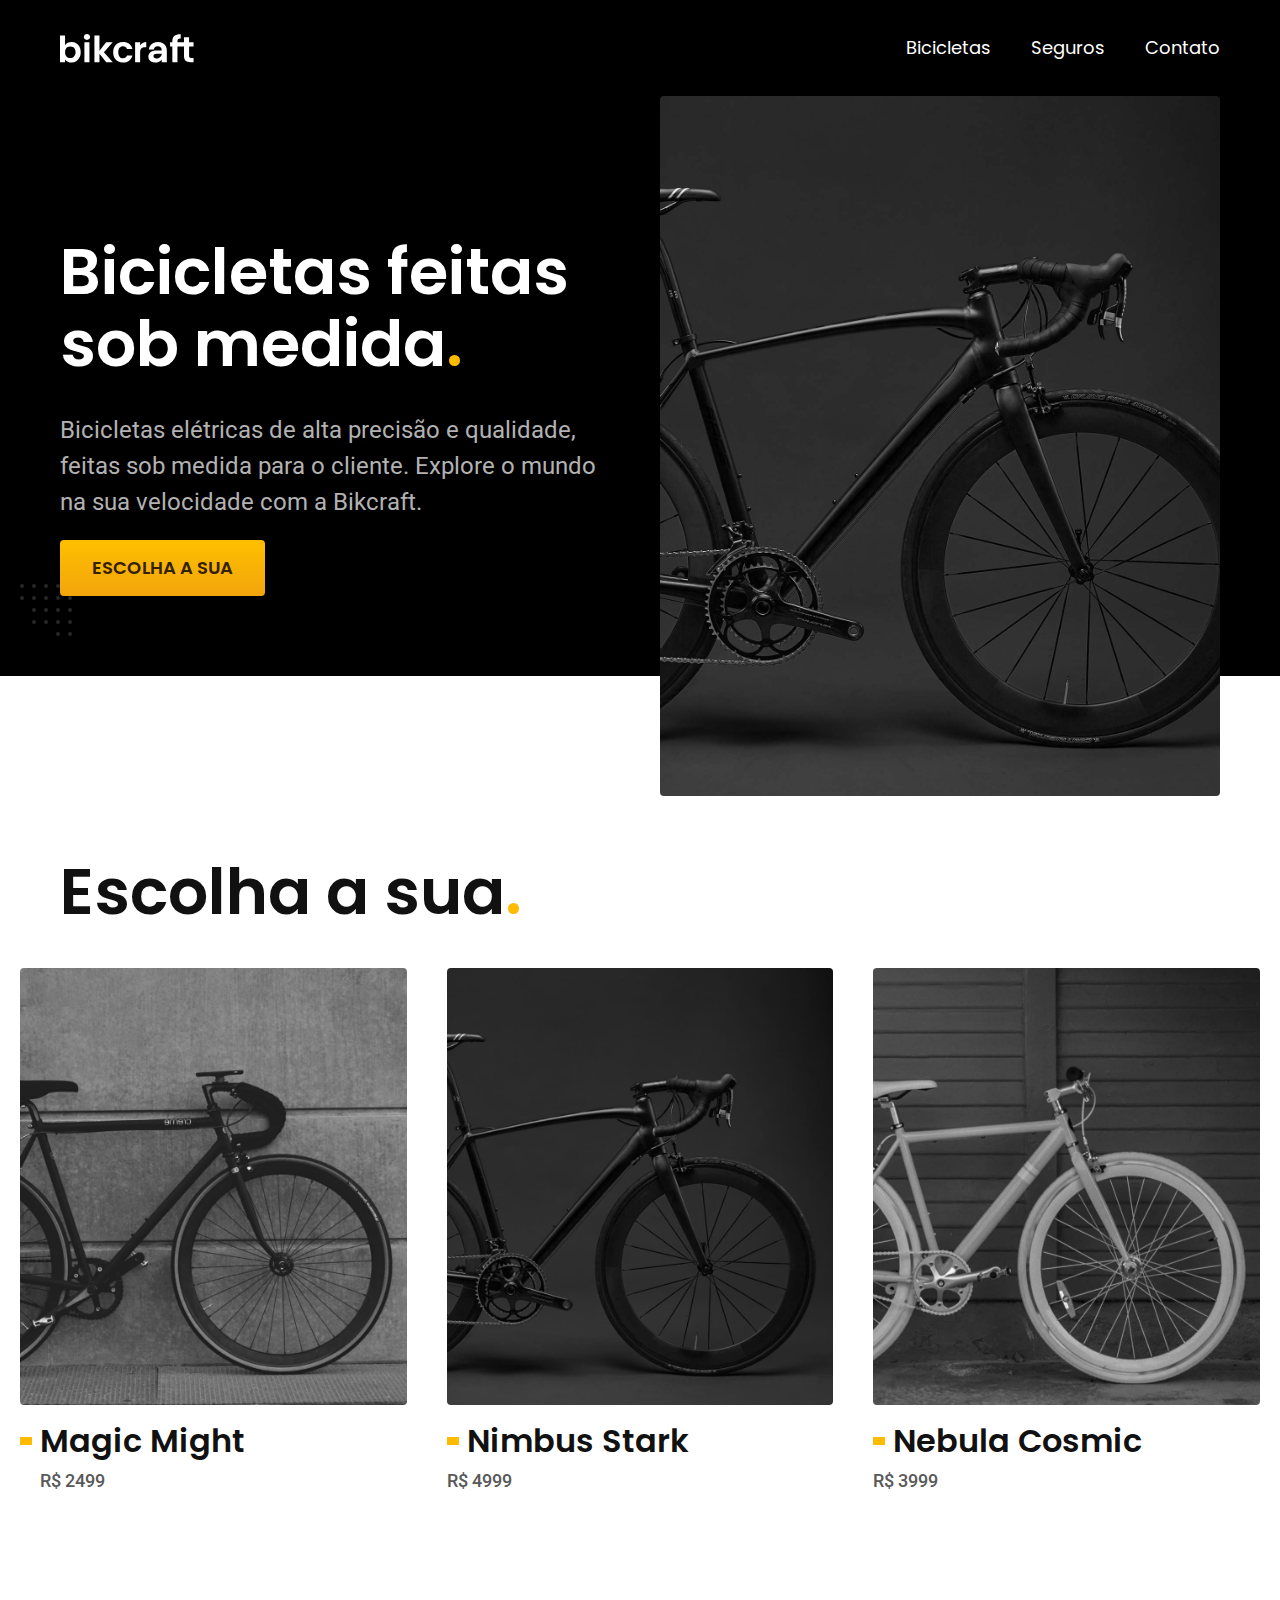
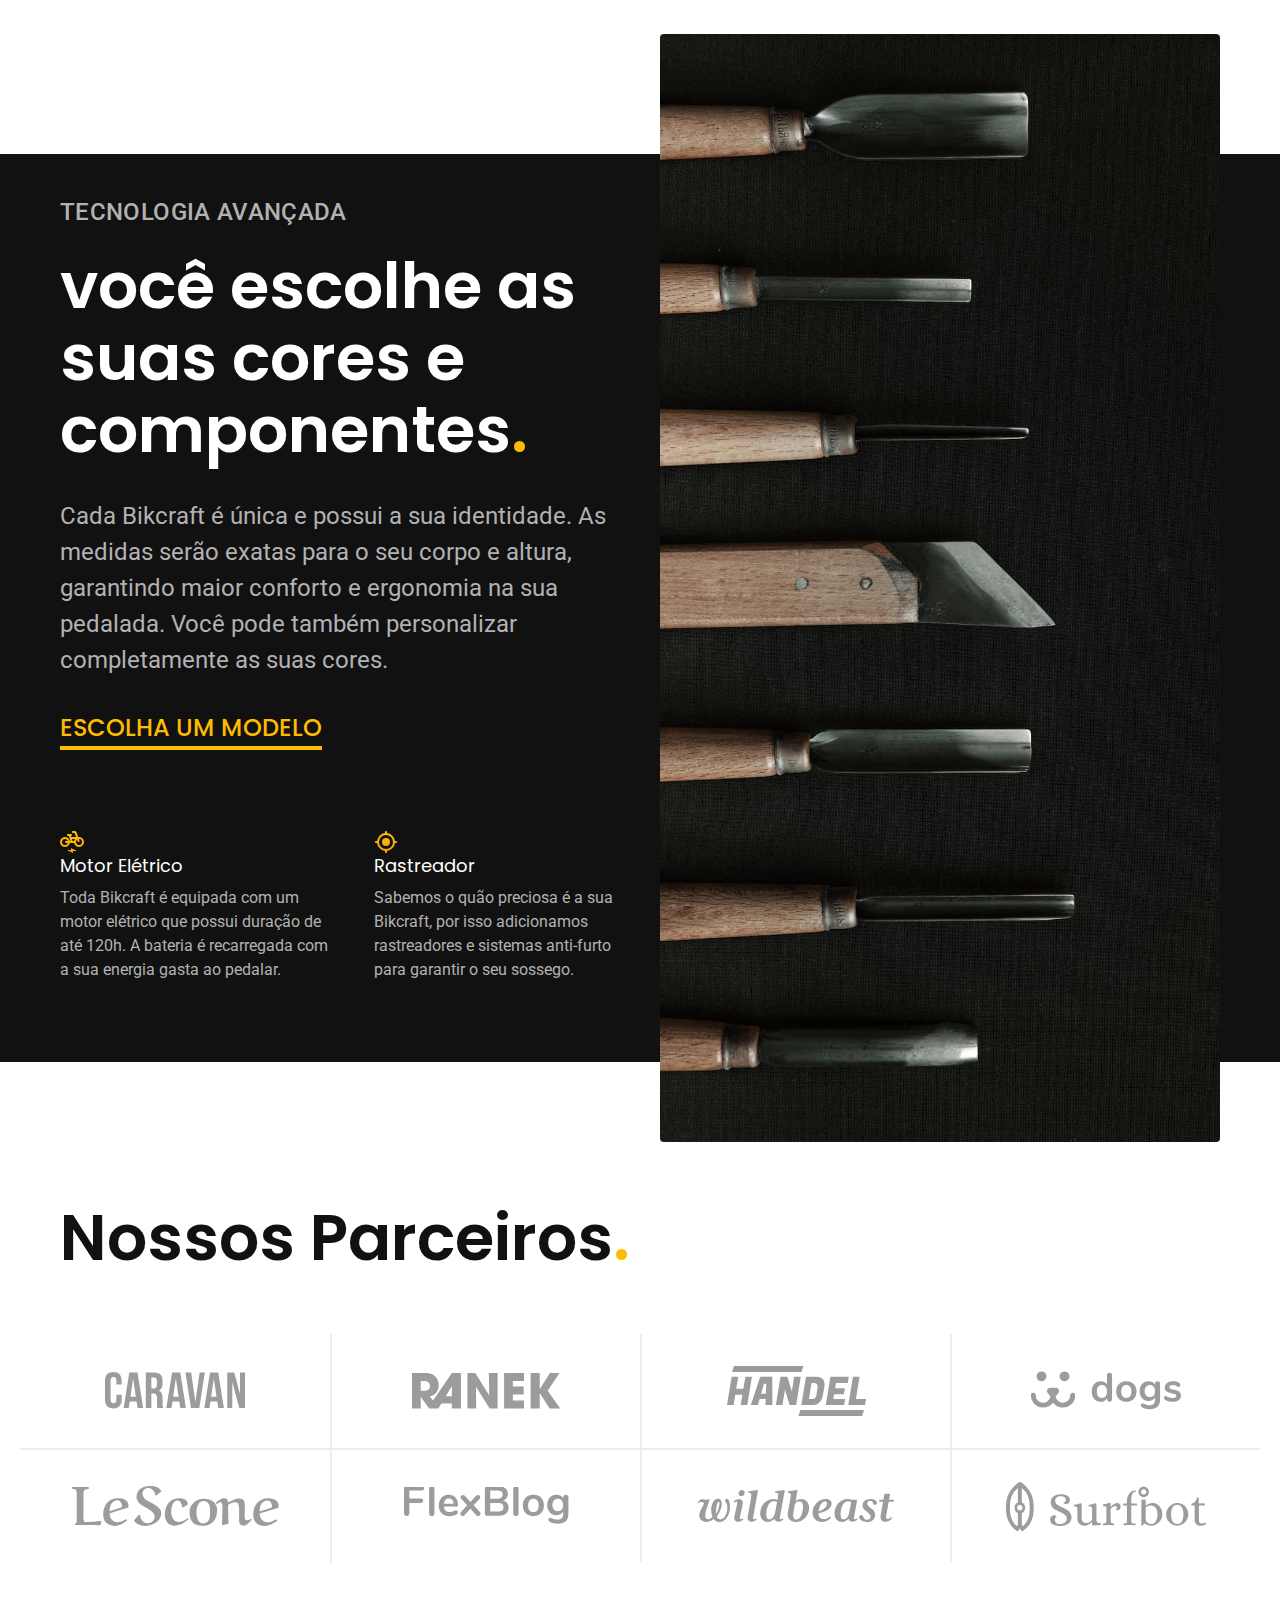
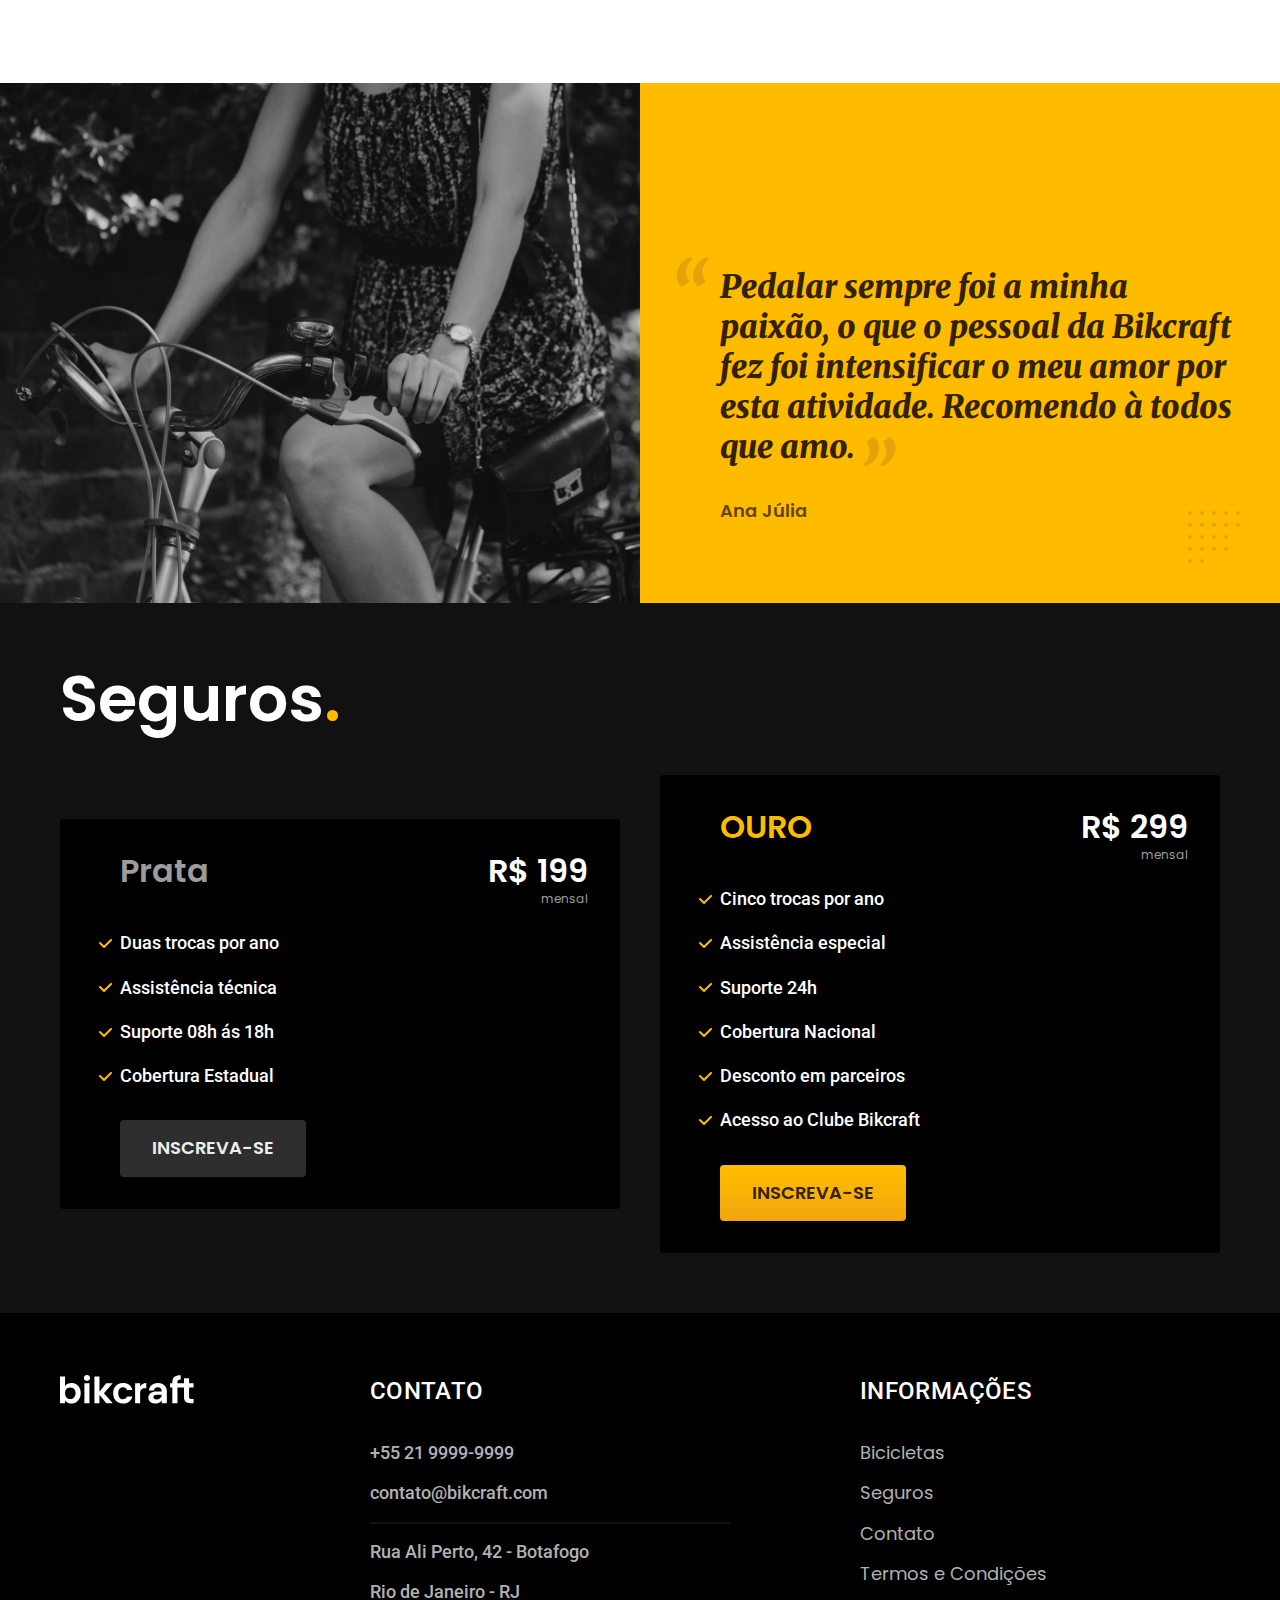
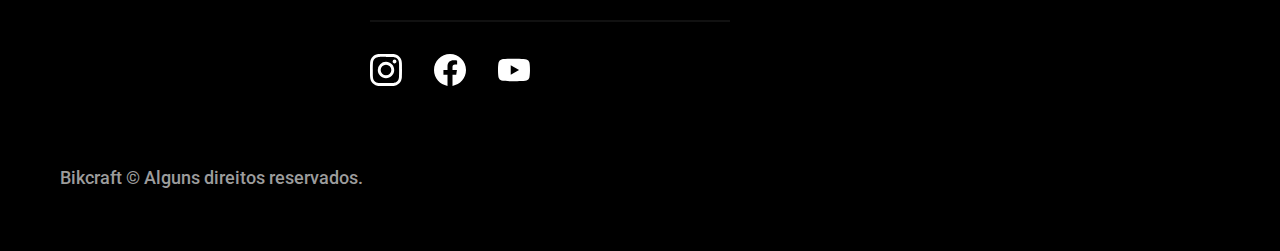
<file: index.html>
<!DOCTYPE html>
<html lang="pt-br">
    <head>
      <meta charset="utf-8">
      <meta name="viewport" content="width=device-width, initial-scale=1.0">
      <title>Bikcraft - Bicicletas Eletricas</title>
      <meta name="description" content="Bicicletas elétricas de alta precisão e qualidade,  feitas sob medida para o cliente. Explore o mundo na sua velocidade com a Bikcraft.">
      <link rel="icon" href="./favicon.svg" type="image/svg+xml">
      <link rel="preload" href="css/style.min.css" as="style">
      <link rel="stylesheet" href="css/style.min.css">
      <link rel="preconnect" href="https://fonts.googleapis.com">
<link rel="preconnect" href="https://fonts.gstatic.com" crossorigin>
<link href="https://fonts.googleapis.com/css2?family=Fira+Sans:wght@400;700&family=Merriweather:ital,wght@1,900&family=Poppins:wght@400;600&family=Roboto:wght@400;500&display=swap" rel="stylesheet">

     <script> document.documentElement.classList.add('js');</script>
    </head>

    <body>
      <header class="header-bg">
        <div class="header container">
          <a href="./">
            <img src="img/bikcraft.svg" width="136" height="32" alt="Bikcraft">
          </a>


         <nav aria-label="primaria">
            <ul class="header-menu font-1-m cor-0">
                 <li><a href="./bicicletas.html">Bicicletas</a></li>
                 <li><a href="./seguros.html">Seguros</a></li>
                 <li><a href="./contato.html">Contato</a></li>
             </ul>
         </nav>
        </div>
      </header>

      <main class="introducao-bg">
        <div class="introducao container"> 
          <div class="introducao-conteudo">
           <h1 class="font-1-xxl cor-0 fadeInDown" data-anime="200">Bicicletas feitas sob medida<span class="cor-p1">.</span></h1>
           <p class="font-2-l cor-5 fadeInDown" data-anime="400">Bicicletas elétricas de alta precisão e qualidade, 
            feitas sob medida para o cliente. 
            Explore o mundo na sua velocidade com a Bikcraft.
           </p>
           <a class="botao fadeInDown" data-anime="600" href="./bicicletas.html">Escolha a sua</a>
          </div>

          <picture data-anime="800" class="fadeInDown">
            <source media="(max-width: 800px)" srcset="./img/bicicletas/nimbus.jpg">
           <img src="./img/fotos/introducao.jpg" width="1280" height="1600" alt="Bicicleta eletrica preta.">
          </picture>
        </div>
      </main>

      <article class="bicicletas-lista">
        <h2 class=" container font-1-xxl">Escolha a sua<span class="cor-p1">.</span></h2>
      
        <ul>
          <li>
            <a href="./bicicletas/magic.html">
             <img src="img/bicicletas/magic-home.jpg" width="920" height="1040" alt="Bicicleta preta">
             <h3 class="font-1-xl">Magic Might</h3>
             <span class="font-2-m cor-8">R$ 2499</span>
            </a>
          </li>

          <a href="./bicicletas/nimbus.html">
            <img src="img/bicicletas/nimbus-home.jpg" width="920" height="1040" alt="Bicicleta preta">
            <h3 class="font-1-xl">Nimbus Stark</h3>
            <span class="font-2-m cor-8">R$ 4999</span>
           </a>
         </li>

         <a href="./bicicletas/nebula.html">
          <img src="img/bicicletas/nebula-home.jpg" width="920" height="1040" alt="Bicicleta preta">
          <h3 class="font-1-xl">Nebula Cosmic</h3>
          <span class="font-2-m cor-8">R$ 3999</span>
         </a>
       </li>
        </ul>
      </article>

      <article class="tecnologia-bg">
        <div class="tecnologia container">
          <div class="tecnologia-conteudo">
            <span class="font-2-l-b cor-5">Tecnologia Avançada</span>
            <h2 class="font-1-xxl cor-0">você escolhe as suas cores e componentes<span class="cor-p1">.</span></h2>
            <p class="font-2-l cor-5">Cada Bikcraft é única e possui a sua identidade. As medidas serão exatas para o seu corpo e altura, garantindo maior conforto e ergonomia na sua pedalada. Você pode também personalizar completamente as suas cores.
            </p>
            <a class="link" href="./bicicletas.html">Escolha um modelo</a>
            
            <div class="tecnologia-vantagens">
            
            <div>
              <img src="img/icones/eletrica.svg" width="24" height="24" alt="">
              <h3 class="font-1-m cor-0">Motor Elétrico</h3>
              <p class="font-2-s cor-5">Toda Bikcraft é equipada com um motor elétrico que possui duração de até 120h. A bateria é recarregada com a sua energia gasta ao pedalar.
              </p>
            </div>

            <div>
              <img src="img/icones/rastreador.svg" width="24" height="24" alt="">
              <h3 class="font-1-m cor-0">Rastreador</h3>
              <p class="font-2-s cor-5">Sabemos o quão preciosa é a sua Bikcraft, por isso adicionamos rastreadores e sistemas anti-furto para garantir o seu sossego.
              </p>
            </div>
          </div>

          </div>

            <div class="tecnologia-imagem">
            <img src="img/fotos/tecnologia.jpg" width="1200" height="1920" alt="">
          </div>
        
        </div>
      </article>

      <section class="parceiros" aria-label="Nossos Parceiros">
        <h2 class=" container font-1-xxl">Nossos Parceiros<span class="cor-p1">.</span></h2>

        <ul>
          <li><img src="./img/parceiros/caravan.svg" width="140" height="38" alt="Caravan"></li>
          <li><img src="./img/parceiros/ranek.svg" width="149" height="36" alt="ranek"></li>
          <li><img src="./img/parceiros/handel.svg" width="139" height="50" alt="handel"></li>
          <li><img src="./img/parceiros/dogs.svg" width="152" height="39" alt="dogs"></li>
          <li><img src="./img/parceiros/lescone.svg" width="208" height="41" alt="lescone"></li>
          <li><img src="./img/parceiros/flexblog.svg" width="165" height="38" alt="flexblog"></li>
          <li><img src="./img/parceiros/wildbeast.svg" width="196" height="34" alt="wildbeast"></li>
          <li><img src="./img/parceiros/surfbot.svg" width="200" height="49" alt="surfbot"></li>
        </ul>
      </section>

      <section class="depoimento" aria-label="Depoimento">
        <div>
          <img src="img/fotos/depoimento.jpg" width="1560" height="1360" alt="Pessoa pedalando uma bicicleta Bikcraft">
        </div>

        <div class="depoimento-conteudo">
          <blockquote class="font-1-xl cor-p5">
            <p>Pedalar sempre foi a minha paixão, o que o pessoal da Bikcraft fez foi intensificar o meu amor por esta atividade. Recomendo à todos que amo.
            </p>
          </blockquote>
          <span class="font-1-m-b cor-p4">Ana Júlia</span>

        </div>

      </section>

      <article class="seguros-bg">
        <div class="seguros container">
          <h2 class="font-1-xxl cor-0">Seguros<span class="cor-p1">.</span></h2>
          <div class="seguros-item">
            <h3 class="font-1-xl cor-6">Prata</h3>
            <span class="font-1-xl cor-0">R$ 199 <span class="font-1-xs cor-6">mensal</span></span>
            <ul class="font-2-m cor-0">
              <li>Duas trocas por ano</li>
              <li>Assistência técnica</li>
              <li>Suporte 08h ás 18h</li>
              <li>Cobertura Estadual</li>
            </ul>
              <a class="botao secundario" href="./orcamento.html">Inscreva-se</a>
          </div>

          <div class="seguros-item">
            <h3 class="font-1-xl cor-p1">OURO</h3>
            <span class="font-1-xl cor-0">R$ 299 <span class="font-1-xs cor-6">mensal</span></span>
            <ul class="font-2-m cor-0">
              <li>Cinco trocas por ano</li>
              <li>Assistência especial</li>
              <li>Suporte 24h</li>
              <li>Cobertura Nacional</li>
              <li>Desconto em parceiros</li>
              <li>Acesso ao Clube Bikcraft</li>
            </ul>
              <a class="botao" href="./orcamento.html">Inscreva-se</a>
          </div>
        </div>
      </article>

      <footer class="footer-bg">
        <div class="footer container">
          <img src="img/bikcraft.svg" width="136" height="32" alt="Bikcraft">
          <div class="footer-contato">
            <h3 class="font-2-l-b cor-0">Contato</h3>
            <ul class="cor-5 font-2-m">
              <li><a href="tel:+552199999999">+55 21 9999-9999</a></li>
              <li><a href="mailto:contato@bikcraft.com">contato@bikcraft.com</a></li>
              <li>Rua Ali Perto, 42 - Botafogo</li>
              <li>Rio de Janeiro - RJ</li>
            </ul>
          
            <div class="footer-redes">
              <a href="#"><img src="img/redes/instagram.svg" width="32" height="32" alt="Instagram"></a>
              <a href="#"><img src="img/redes/facebook.svg" width="32" height="32" alt="Facebook"></a>
              <a href="#"><img src="img/redes/youtube.svg" width="32" height="32" alt="Youtube"></a>
            </div>
          </div>

            <div class="footer-informacoes">
              <h3 class="font-2-l-b cor-0">Informações</h3>
              <nav>
                <ul class="font-1-m cor-5"> 
                 <li><a href="./bicicletas.html">Bicicletas</a></li>
                 <li><a href="./seguros.html">Seguros</a></li>
                 <li><a href="./contato.html">Contato</a></li>
                 <li><a href="./termos.html">Termos e Condições</a></li>
                </ul>
              </nav>
            </div>
          <p class="footer-copy font-2-m cor-6">Bikcraft © Alguns direitos reservados.</p>
        </div>
      </footer>

       <script src="./js/plugins/simple-anime.js"></script>
       <script src="./js/script.js"></script>
      </body>
</html>
</file>
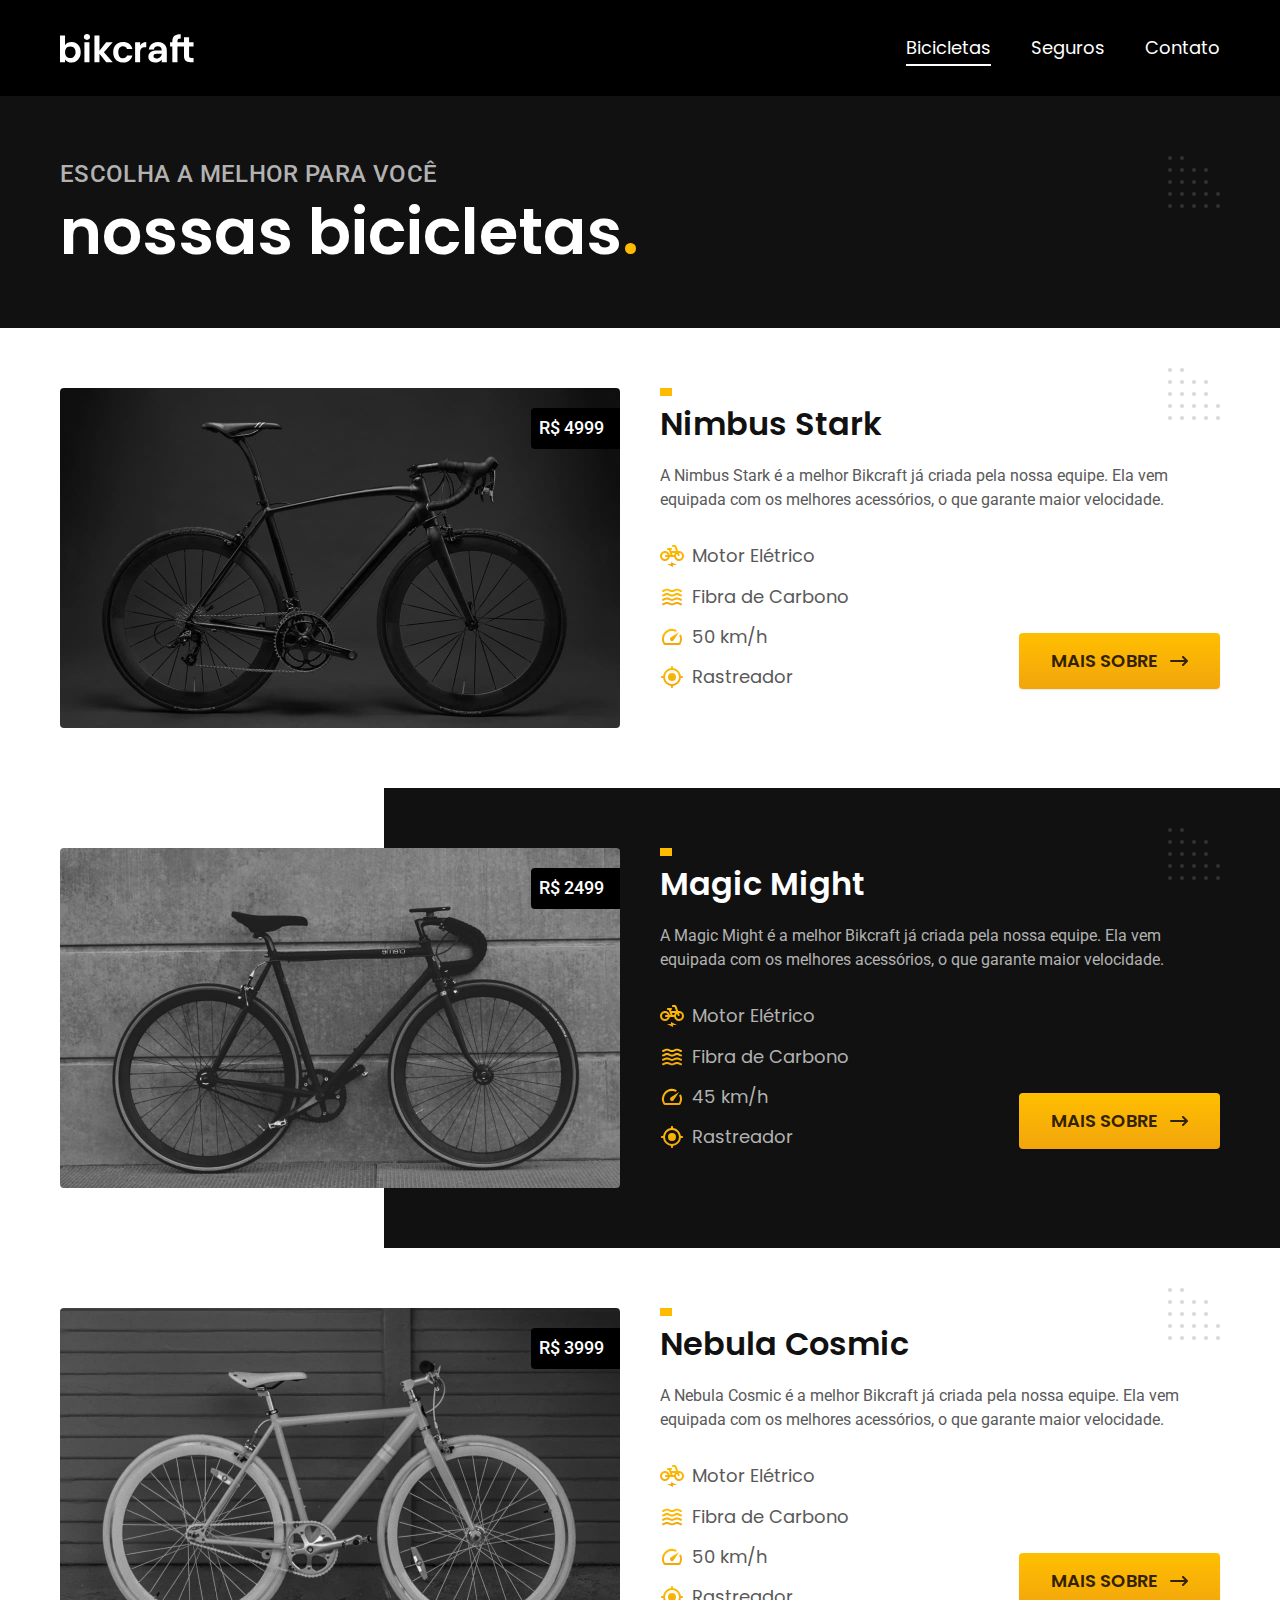
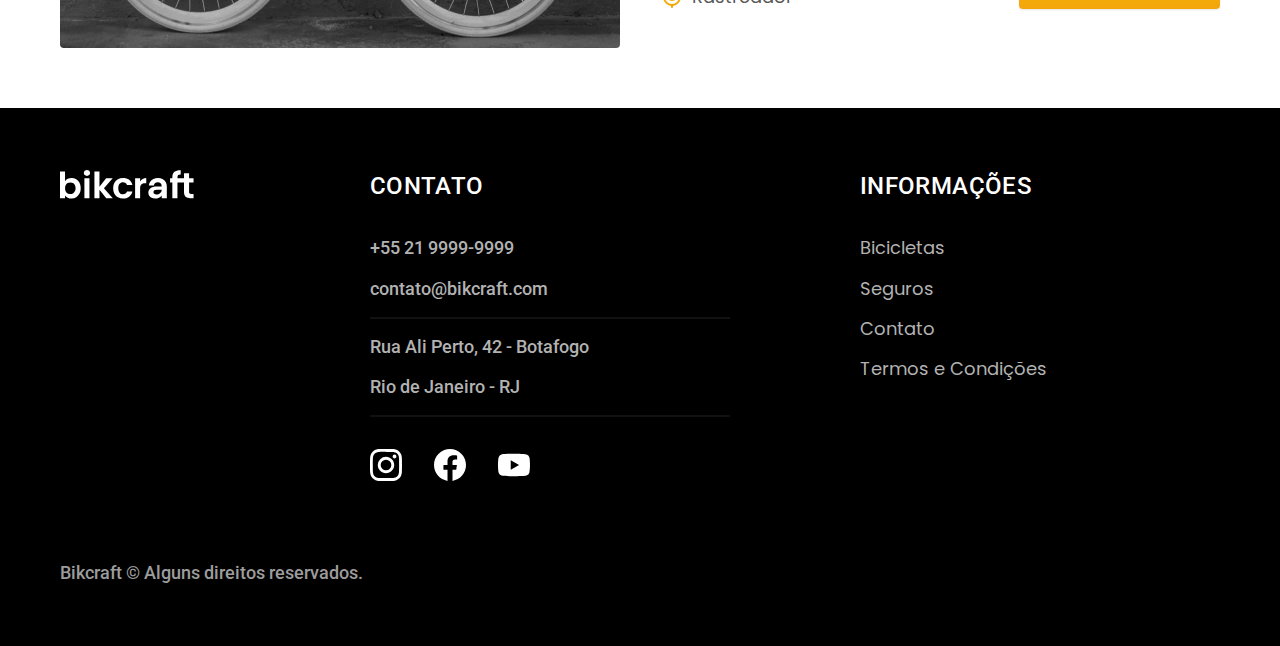
<file: bicicletas.html>
<!DOCTYPE html>
<html lang="pt-br">
    <head>
      <meta charset="utf-8">
      <meta name="viewport" content="width=device-width, initial-scale=1.0">
      <title>Bicicletas | Bikcraft</title>
      <meta name="description" content="Bicicletas.">
       <link rel="icon" href="./favicon.svg" type="image/svg+xml">
      <link rel="preload" href="css/style.min.css" as="style">
      <link rel="stylesheet" href="css/style.min.css">
       <link rel="preconnect" href="https://fonts.googleapis.com">
<link rel="preconnect" href="https://fonts.gstatic.com" crossorigin>
<link href="https://fonts.googleapis.com/css2?family=Fira+Sans:wght@400;700&family=Merriweather:ital,wght@1,900&family=Poppins:wght@400;600&family=Roboto:wght@400;500&display=swap" rel="stylesheet">
     <script> document.documentElement.classList.add('js');</script>
    </head>

    <body id="bicicletas">
      <header class="header-bg">
        <div class="header container">
          <a href="./">
            <img src="img/bikcraft.svg" alt="Bikcraft">
          </a>


         <nav aria-label="primaria">
            <ul class="header-menu font-1-m cor-0">
                 <li><a href="./bicicletas.html">Bicicletas</a></li>
                 <li><a href="./seguros.html">Seguros</a></li>
                 <li><a href="./contato.html">Contato</a></li>
             </ul>
         </nav>
        </div>
      </header>

      <main>
        <div class="titulo-bg">
          <div class="titulo container">
            <p class="font-2-l-b cor-5">Escolha a melhor para você</p>
            <h1 class="font-1-xxl cor-0">nossas bicicletas<span class="cor-p1">.</span></h1>
          </div>
        </div>
    
        <div class="bicicletas container">
          <div class="bicicletas-imagem">
            <img src="./img/bicicletas/nimbus.jpg" alt="Bicicleta preta">
            <span class="font-2-m cor-0">R$ 4999</span>
          </div>
          <div class="bicicletas-conteudo">
            <h2 class="font-1-xl">Nimbus Stark</h2>
            <p class="font-2-s cor-8">A Nimbus Stark é a melhor Bikcraft já criada pela nossa equipe. Ela vem equipada com os melhores acessórios, o que garante maior velocidade.</p>
            <ul class="font-1-m cor-8">
              <li>
                <img src="./img/icones/eletrica.svg" alt="">
                Motor Elétrico
              </li>
              <li>
                <img src="./img/icones/carbono.svg" alt="">
                Fibra de Carbono
              </li>
              <li>
                <img src="./img/icones/velocidade.svg" alt="">
                50 km/h
              </li>
              <li>
                <img src="./img/icones/rastreador.svg" alt="">
                Rastreador
              </li>
            </ul>
            <a class="botao seta" href="./bicicletas/nimbus.html">Mais Sobre</a>
          </div>
        </div>
    
        <div class="bicicletas-bg">
          <div class="bicicletas container">
            <div class="bicicletas-imagem">
              <img src="./img/bicicletas/magic.jpg" alt="Bicicleta preta">
              <span class="font-2-m cor-0">R$ 2499</span>
            </div>
            <div class="bicicletas-conteudo">
              <h2 class="font-1-xl cor-0">Magic Might</h2>
              <p class="font-2-s cor-5">A Magic Might é a melhor Bikcraft já criada pela nossa equipe. Ela vem equipada com os melhores acessórios, o que garante maior velocidade.</p>
              <ul class="font-1-m cor-5">
                <li>
                  <img src="./img/icones/eletrica.svg" alt="">
                  Motor Elétrico
                </li>
                <li>
                  <img src="./img/icones/carbono.svg" alt="">
                  Fibra de Carbono
                </li>
                <li>
                  <img src="./img/icones/velocidade.svg" alt="">
                  45 km/h
                </li>
                <li>
                  <img src="./img/icones/rastreador.svg" alt="">
                  Rastreador
                </li>
              </ul>
              <a class="botao seta" href="./bicicletas/magic.html">Mais Sobre</a>
            </div>
          </div>
        </div>
    
        <div class="bicicletas container">
          <div class="bicicletas-imagem">
            <img src="./img/bicicletas/nebula.jpg" alt="Bicicleta preta">
            <span class="font-2-m cor-0">R$ 3999</span>
          </div>
          <div class="bicicletas-conteudo">
            <h2 class="font-1-xl">Nebula Cosmic</h2>
            <p class="font-2-s cor-8">A Nebula Cosmic é a melhor Bikcraft já criada pela nossa equipe. Ela vem equipada com os melhores acessórios, o que garante maior velocidade.</p>
            <ul class="font-1-m cor-8">
              <li>
                <img src="./img/icones/eletrica.svg" alt="">
                Motor Elétrico
              </li>
              <li>
                <img src="./img/icones/carbono.svg" alt="">
                Fibra de Carbono
              </li>
              <li>
                <img src="./img/icones/velocidade.svg" alt="">
                50 km/h
              </li>
              <li>
                <img src="./img/icones/rastreador.svg" alt="">
                Rastreador
              </li>
            </ul>
            <a class="botao seta" href="./bicicletas/nebula.html">Mais Sobre</a>
          </div>
        </div>
    
      </main>

      <footer class="footer-bg">
        <div class="footer container">
          <img src="img/bikcraft.svg" alt="Bikcraft">
          <div class="footer-contato">
            <h3 class="font-2-l-b cor-0">Contato</h3>
            <ul class="cor-5 font-2-m">
              <li><a href="tel:+552199999999">+55 21 9999-9999</a></li>
              <li><a href="mailto:contato@bikcraft.com">contato@bikcraft.com</a></li>
              <li>Rua Ali Perto, 42 - Botafogo</li>
              <li>Rio de Janeiro - RJ</li>
            </ul>
          
            <div class="footer-redes">
              <a href="#"><img src="img/redes/instagram.svg" alt="Instagram"></a>
              <a href="#"><img src="img/redes/facebook.svg" alt="Facebook"></a>
              <a href="#"><img src="img/redes/youtube.svg" alt="Youtube"></a>
            </div>
          </div>

            <div class="footer-informacoes">
              <h3 class="font-2-l-b cor-0">Informações</h3>
              <nav>
                <ul class="font-1-m cor-5"> 
                 <li><a href="./bicicletas.html">Bicicletas</a></li>
                 <li><a href="./seguros.html">Seguros</a></li>
                 <li><a href="./contato.html">Contato</a></li>
                 <li><a href="./termos.html">Termos e Condições</a></li>
                </ul>
              </nav>
            </div>
          <p class="footer-copy font-2-m cor-6">Bikcraft © Alguns direitos reservados.</p>
        </div>
      </footer>
       <script src="./js/script.js"></script>
      </body>
</html>
</file>
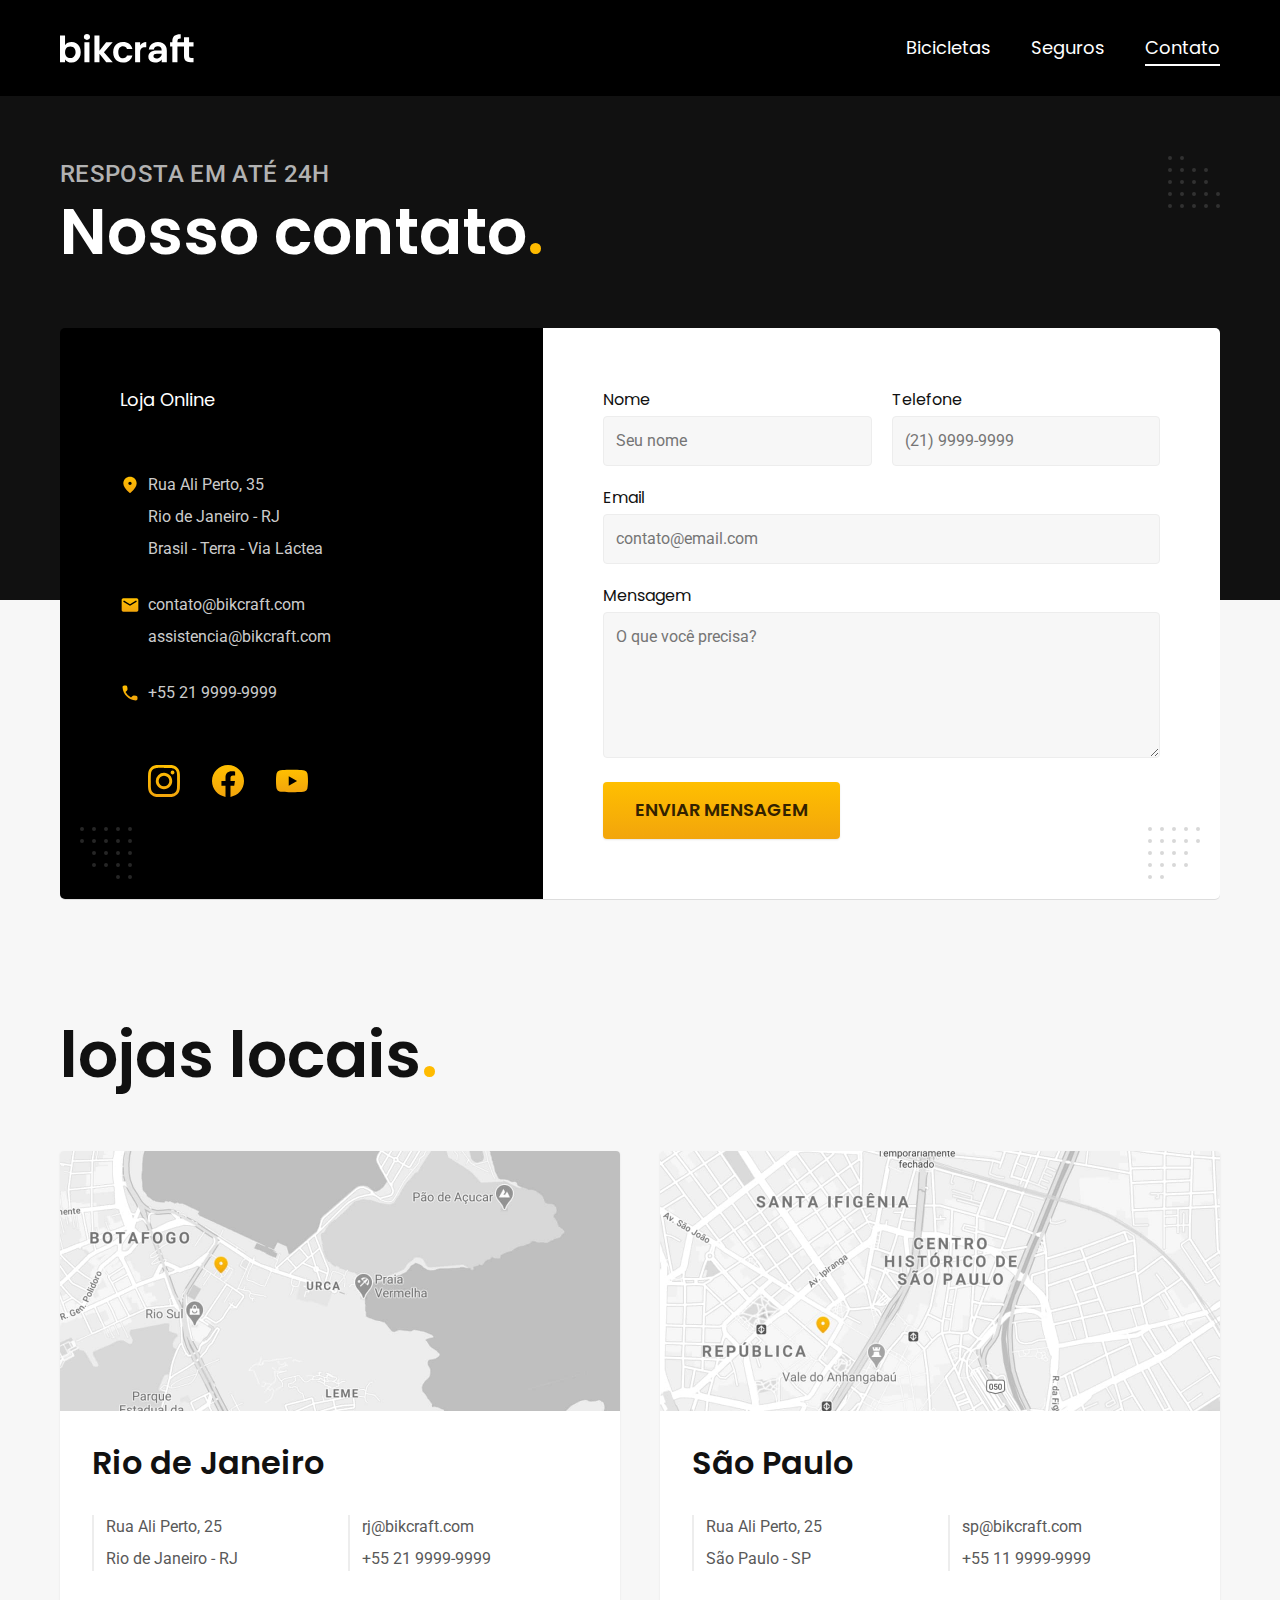
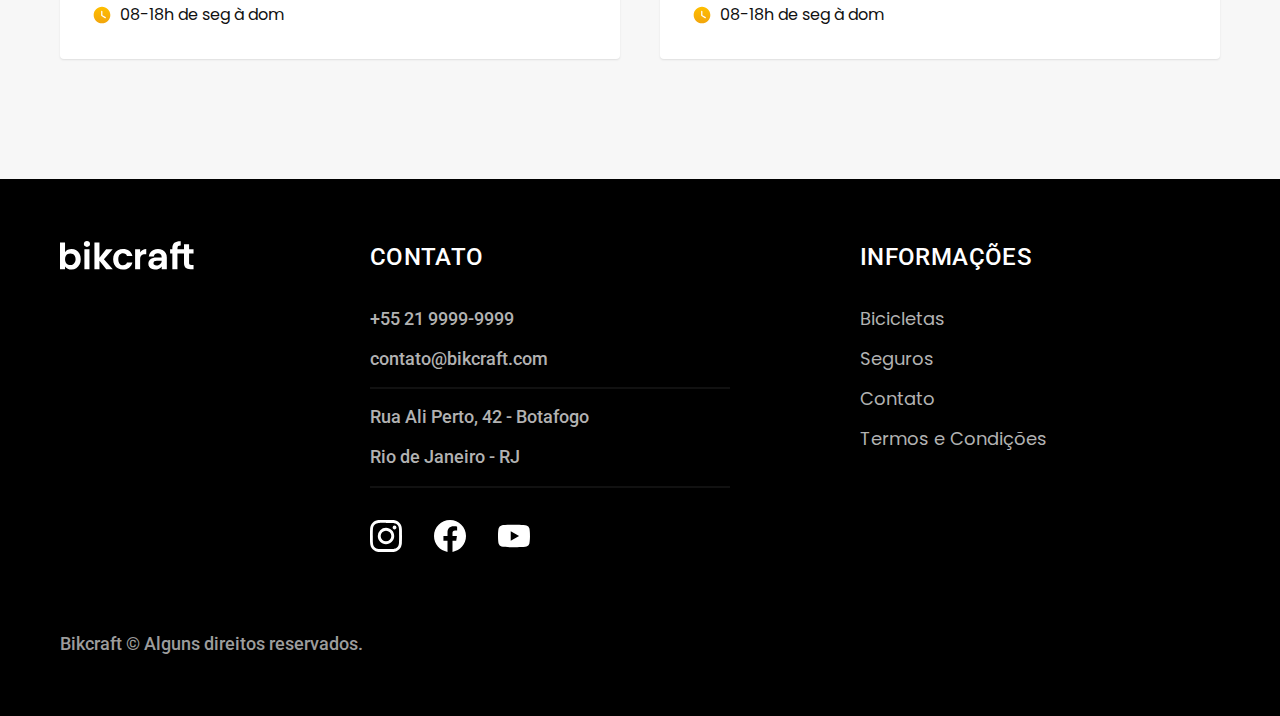
<file: contato.html>
<!DOCTYPE html>
<html lang="pt-br">
    <head>
      <meta charset="utf-8">
      <meta name="viewport" content="width=device-width, initial-scale=1.0">
      <title>Contato| Bikcraft</title>
      <meta name="description" content="Termos e Condições.">
       <link rel="icon" href="./favicon.svg" type="image/svg+xml">
      <link rel="preload" href="css/style.min.css" as="style">
      <link rel="stylesheet" href="css/style.min.css">
       <link rel="preconnect" href="https://fonts.googleapis.com">
<link rel="preconnect" href="https://fonts.gstatic.com" crossorigin>
<link href="https://fonts.googleapis.com/css2?family=Fira+Sans:wght@400;700&family=Merriweather:ital,wght@1,900&family=Poppins:wght@400;600&family=Roboto:wght@400;500&display=swap" rel="stylesheet">
     <script> document.documentElement.classList.add('js');</script>
    </head>

    <body id="contato">
      <header class="header-bg">
        <div class="header container">
          <a href="./">
            <img src="img/bikcraft.svg" alt="Bikcraft">
          </a>


         <nav aria-label="primaria">
            <ul class="header-menu font-1-m cor-0">
                 <li><a href="./bicicletas.html">Bicicletas</a></li>
                 <li><a href="./seguros.html">Seguros</a></li>
                 <li><a href="./contato.html">Contato</a></li>
             </ul>
         </nav>
        </div>
      </header>

      <main>
        <div class="titulo-bg">
          <div class="titulo container">
            <p class="font-2-l-b cor-5">Resposta em até 24h</p>
            <h1 class="font-1-xxl cor-0">Nosso contato<span class="cor-p1">.</span></h1>
          </div>
        </div>
    
        <div class="contato container">
          <section class="contato-dados" aria-label="Endereço">
            <h2 class="font-1-m cor-0">Loja Online</h2>
            <div class="contato-endereco font-2-s cor-4">
              <p>Rua Ali Perto, 35</p>
              <p>Rio de Janeiro - RJ</p>
              <p>Brasil - Terra - Via Láctea</p>
            </div>  
            <address class="contato-meios font-2-s cor-4">
              <a href="mailto:contato@bikcraft.com">contato@bikcraft.com</a>
              <a href="mailto:assistencia@bikcraft.com">assistencia@bikcraft.com</a>
              <a href="tel:+552199999999">+55 21 9999-9999</a>
            </address>

            <div class="contato-redes">
              <a href="#"><img src="img/redes/instagram-p.svg" alt="Instagram"></a>
              <a href="#"><img src="img/redes/facebook-p.svg" alt="Facebook"></a>
              <a href="#"><img src="img/redes/youtube-p.svg" alt="Youtube"></a>
            </div>
          </section>

          <section class="contato-formulario" aria-label="Formulário">
            <form class="form" action="./contato.html">
              <div>
                <label for="nome">Nome</label>
                <input type="text" id="nome" name="nome" placeholder="Seu nome">
              </div>
              <div>
                <label for="telefone">Telefone</label>
                <input type="text" id="telefone" name="telefone" placeholder="(21) 9999-9999">
              </div>
              <div class="col-2">
                <label for="email">Email</label>
                <input type="email" id="email" name="email" placeholder="contato@email.com">
              </div>
              <div class="col-2">
                <label for="mensagem">Mensagem</label>
                <textarea rows="5" id="mensagem" name="mensagem" placeholder="O que você precisa?"></textarea>
              </div>
              <button class="botao col-2">Enviar Mensagem</button>
            </form>
          </section>
        </div>
      </main>

      <article class="lojas container">
        <h2 class="font-1-xxl">lojas locais<span class="cor-p1">.</span></h2>
        <div class="lojas-item">
          <img src="./img/lojas/rj.jpg" alt="mapa marcando o endereço em Rua Ali Perto, 25 - Rio de Janeiro - RJ">
          <div class="lojas-conteudo">
            <h3 class="font-1-xl">Rio de Janeiro</h3>
            <div class="lojas-dados font-2-s cor-8">
              <p>Rua Ali Perto, 25</p>
              <p>Rio de Janeiro - RJ</p>
            </div>
            <div class="lojas-dados font-2-s cor-8">
              <a href="mailto:rj@bikcraft.com">rj@bikcraft.com</a>
              <a href="tel:+552199999999">+55 21 9999-9999</a>
            </div>
            <p class="lojas-tempo font-1-s"><img src="./img/icones/horario.svg" alt="">08-18h de seg à dom</p>
          </div>
        </div>
    
        <div class="lojas-item">
          <img src="./img/lojas/sp.jpg" alt="mapa marcando o endereço em Rua Ali Perto, 25 - São Paulo - SP">
          <div class="lojas-conteudo">
            <h3 class="font-1-xl">São Paulo</h3>
            <div class="lojas-dados font-2-s cor-8">
              <p>Rua Ali Perto, 25</p>
              <p>São Paulo - SP</p>
            </div>
            <div class="lojas-dados font-2-s cor-8">
              <a href="mailto:sp@bikcraft.com">sp@bikcraft.com</a>
              <a href="tel:+551199999999">+55 11 9999-9999</a>
            </div>
            <p class="lojas-tempo font-1-s"><img src="./img/icones/horario.svg" alt="">08-18h de seg à dom</p>
          </div>
        </div>
      </article>
      <footer class="footer-bg">
        <div class="footer container">
          <img src="img/bikcraft.svg" alt="Bikcraft">
          <div class="footer-contato">
            <h3 class="font-2-l-b cor-0">Contato</h3>
            <ul class="cor-5 font-2-m">
              <li><a href="tel:+552199999999">+55 21 9999-9999</a></li>
              <li><a href="mailto:contato@bikcraft.com">contato@bikcraft.com</a></li>
              <li>Rua Ali Perto, 42 - Botafogo</li>
              <li>Rio de Janeiro - RJ</li>
            </ul>
          
            <div class="footer-redes">
              <a href="#"><img src="img/redes/instagram.svg" alt="Instagram"></a>
              <a href="#"><img src="img/redes/facebook.svg" alt="Facebook"></a>
              <a href="#"><img src="img/redes/youtube.svg" alt="Youtube"></a>
            </div>
          </div>

            <div class="footer-informacoes">
              <h3 class="font-2-l-b cor-0">Informações</h3>
              <nav>
                <ul class="font-1-m cor-5"> 
                 <li><a href="./bicicletas.html">Bicicletas</a></li>
                 <li><a href="./seguros.html">Seguros</a></li>
                 <li><a href="./contato.html">Contato</a></li>
                 <li><a href="./termos.html">Termos e Condições</a></li>
                </ul>
              </nav>
            </div>
          <p class="footer-copy font-2-m cor-6">Bikcraft © Alguns direitos reservados.</p>
        </div>
      </footer>
       <script src="./js/script.js"></script>
      </body>
</html>
</file>
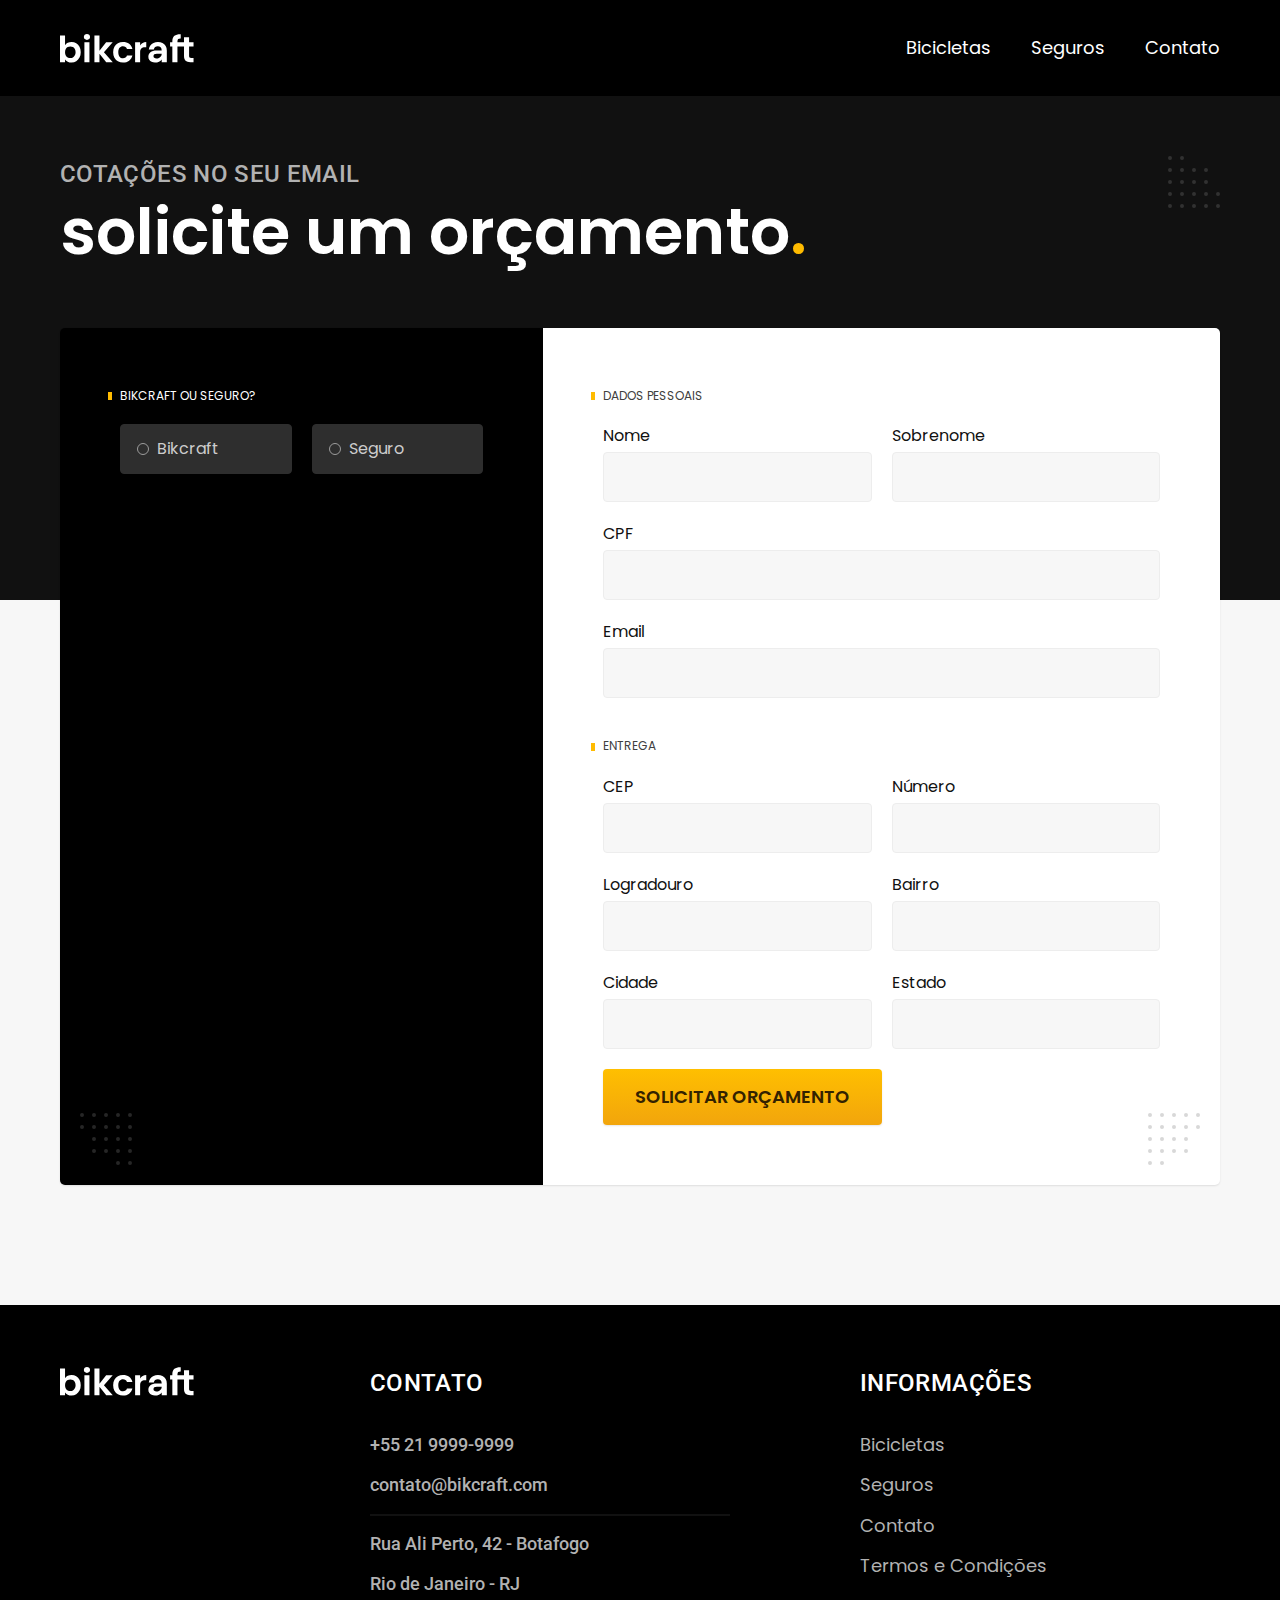
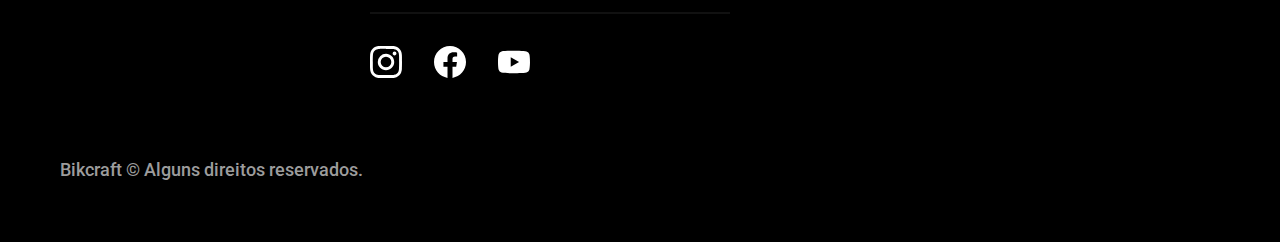
<file: orcamento.html>
<!DOCTYPE html>
<html lang="pt-br">
    <head>
      <meta charset="utf-8">
      <meta name="viewport" content="width=device-width, initial-scale=1.0">
      <title>Orçamento | Bikcraft</title>
      <meta name="description" content="Termos e Condições.">
       <link rel="icon" href="./favicon.svg" type="image/svg+xml">
      <link rel="preload" href="css/style.min.css" as="style">
      <link rel="stylesheet" href="css/style.min.css">
       <link rel="preconnect" href="https://fonts.googleapis.com">
<link rel="preconnect" href="https://fonts.gstatic.com" crossorigin>
<link href="https://fonts.googleapis.com/css2?family=Fira+Sans:wght@400;700&family=Merriweather:ital,wght@1,900&family=Poppins:wght@400;600&family=Roboto:wght@400;500&display=swap" rel="stylesheet">
     <script> document.documentElement.classList.add('js');</script>
    </head>

    <body id="orcamento">
      <header class="header-bg">
        <div class="header container">
          <a href="./">
            <img src="img/bikcraft.svg" alt="Bikcraft">
          </a>


         <nav aria-label="primaria">
            <ul class="header-menu font-1-m cor-0">
                 <li><a href="./bicicletas.html">Bicicletas</a></li>
                 <li><a href="./seguros.html">Seguros</a></li>
                 <li><a href="./contato.html">Contato</a></li>
             </ul>
         </nav>
        </div>
      </header>

      <main>
        <div class="titulo-bg">
          <div class="titulo container">
            <p class="font-2-l-b cor-5">Cotações no seu email</p>
            <h1 class="font-1-xxl cor-0">solicite um orçamento<span class="cor-p1">.</span></h1>
          </div>
        </div>
    
        <form class="orcamento container" action="./">
          <div class="orcamento-produto">
            <h2 class="font-1-xs cor-0">Bikcraft ou seguro?</h2>

            <input type="radio" name="tipo" value="bikcraft" id="bikcraft">
            <label for="bikcraft">Bikcraft</label>

            <input type="radio" name="tipo" value="seguro" id="seguro">
            <label for="seguro">Seguro</label>

            <div class="orcamento-conteudo" id="orcamento-bikcraft">
              <h2 class="font-1-xs cor-5">Escolha a sua</h2>


              <input type="radio" name="produto" value="nimbus" id="nimbus">
              <label for="nimbus">Nimbus Stark <span>R$ 4999</span></label>
              <div class="orcamento-detalhes">
                <ul class="font-1-xs cor-8">
                  <li><img src="./img/icones/eletrica.svg" alt="">Motor Elétrico</li>
                  <li><img src="./img/icones/carbono.svg" alt="">Fibra de Carbono</li>
                  <li><img src="./img/icones/velocidade.svg" alt="">50 km/h</li>
                  <li><img src="./img/icones/rastreador.svg" alt="">Rastreador</li>
                </ul>
                <img src="img/bicicletas/nimbus.jpg" alt="Bicicleta Preta">
              </div>

              <input type="radio" name="produto" value="magic" id="magic">
              <label for="magic">Magic Might <span>R$ 2499</span></label>
              <div class="orcamento-detalhes">
                <ul class="font-1-xs cor-8">
                  <li><img src="./img/icones/eletrica.svg" alt="">Motor Elétrico</li>
                  <li><img src="./img/icones/carbono.svg" alt="">Fibra de Carbono</li>
                  <li><img src="./img/icones/velocidade.svg" alt="">45 km/h</li>
                  <li><img src="./img/icones/rastreador.svg" alt="">Rastreador</li>
                </ul>
                <img src="img/bicicletas/magic.jpg" alt="Bicicleta Preta">
              </div>

              <input type="radio" name="produto" value="nebula" id="nebula">
              <label for="nebula">Nebula Cosmic <span>R$ 3999</span></label>
              <div class="orcamento-detalhes">
                <ul class="font-1-xs cor-8">
                  <li><img src="./img/icones/eletrica.svg" alt="">Motor Elétrico</li>
                  <li><img src="./img/icones/carbono.svg" alt="">Fibra de Carbono</li>
                  <li><img src="./img/icones/velocidade.svg" alt="">40 km/h</li>
                  <li><img src="./img/icones/rastreador.svg" alt="">Rastreador</li>
                </ul>
                <img src="img/bicicletas/nebula.jpg" alt="Bicicleta Branca">
              </div>

            </div>

            <div class="orcamento-conteudo" id="orcamento-seguro">
              <h2 class="font-1-xs cor-5">Escolha o plano</h2>

              <input type="radio" name="produto" value="prata" id="prata">
              <label for="prata">Prata <span>R$ 199</span></label>

              <input type="radio" name="produto" value="ouro" id="ouro">
              <label for="ouro">Ouro <span>R$ 299</span></label>
            </div>
          </div>

          <div class="orcamento-dados form">
            <h2 class="font-1-xs cor-9 col-2">Dados Pessoais</h2>
            <div>
             <label for="nome">Nome</label>
             <input type="text" id="nome" name="nome">
            </div>

            <div>
              <label for="sobrenome">Sobrenome</label>
              <input type="text" id="sobrenome" name="sobrenome">
             </div>

             <div class="col-2">
              <label for="cpf">CPF</label>
              <input type="text" id="cpf" name="cpf">
             </div>

             <div class="col-2">
              <label for="email">Email</label>
              <input type="email" id="email" name="email">
             </div>
             <h2 class="font-1-xs cor-9 col-2">Entrega</h2>
             <div>
              <label for="cep">CEP</label>
              <input type="text" id="cep" name="cep">
             </div>

             <div>
              <label for="numero">Número</label>
              <input type="text" id="numero" name="numero">
             </div>

             <div>
              <label for="logradouro">Logradouro</label>
              <input type="text" id="logradouro" name="logradouro">
             </div>

             <div>
              <label for="bairro">Bairro</label>
              <input type="text" id="bairro" name="bairro">
             </div>

             <div>
              <label for="cidade">Cidade</label>
              <input type="text" id="cidade" name="cidade">
             </div>

             <div>
              <label for="estado">Estado</label>
              <input type="text" id="estado" name="estado">
             </div>
             <button class="botao col-2">Solicitar Orçamento</button>
          </div>
        </form>
      </main>

      <footer class="footer-bg">
        <div class="footer container">
          <img src="img/bikcraft.svg" alt="Bikcraft">
          <div class="footer-contato">
            <h3 class="font-2-l-b cor-0">Contato</h3>
            <ul class="cor-5 font-2-m">
              <li><a href="tel:+552199999999">+55 21 9999-9999</a></li>
              <li><a href="mailto:contato@bikcraft.com">contato@bikcraft.com</a></li>
              <li>Rua Ali Perto, 42 - Botafogo</li>
              <li>Rio de Janeiro - RJ</li>
            </ul>
          
            <div class="footer-redes">
              <a href="#"><img src="img/redes/instagram.svg" alt="Instagram"></a>
              <a href="#"><img src="img/redes/facebook.svg" alt="Facebook"></a>
              <a href="#"><img src="img/redes/youtube.svg" alt="Youtube"></a>
            </div>
          </div>

            <div class="footer-informacoes">
              <h3 class="font-2-l-b cor-0">Informações</h3>
              <nav>
                <ul class="font-1-m cor-5"> 
                 <li><a href="./bicicletas.html">Bicicletas</a></li>
                 <li><a href="./seguros.html">Seguros</a></li>
                 <li><a href="./contato.html">Contato</a></li>
                 <li><a href="./termos.html">Termos e Condições</a></li>
                </ul>
              </nav>
            </div>
          <p class="footer-copy font-2-m cor-6">Bikcraft © Alguns direitos reservados.</p>
        </div>
      </footer>
       <script src="./js/script.js"></script>
      </body>
</html>
</file>
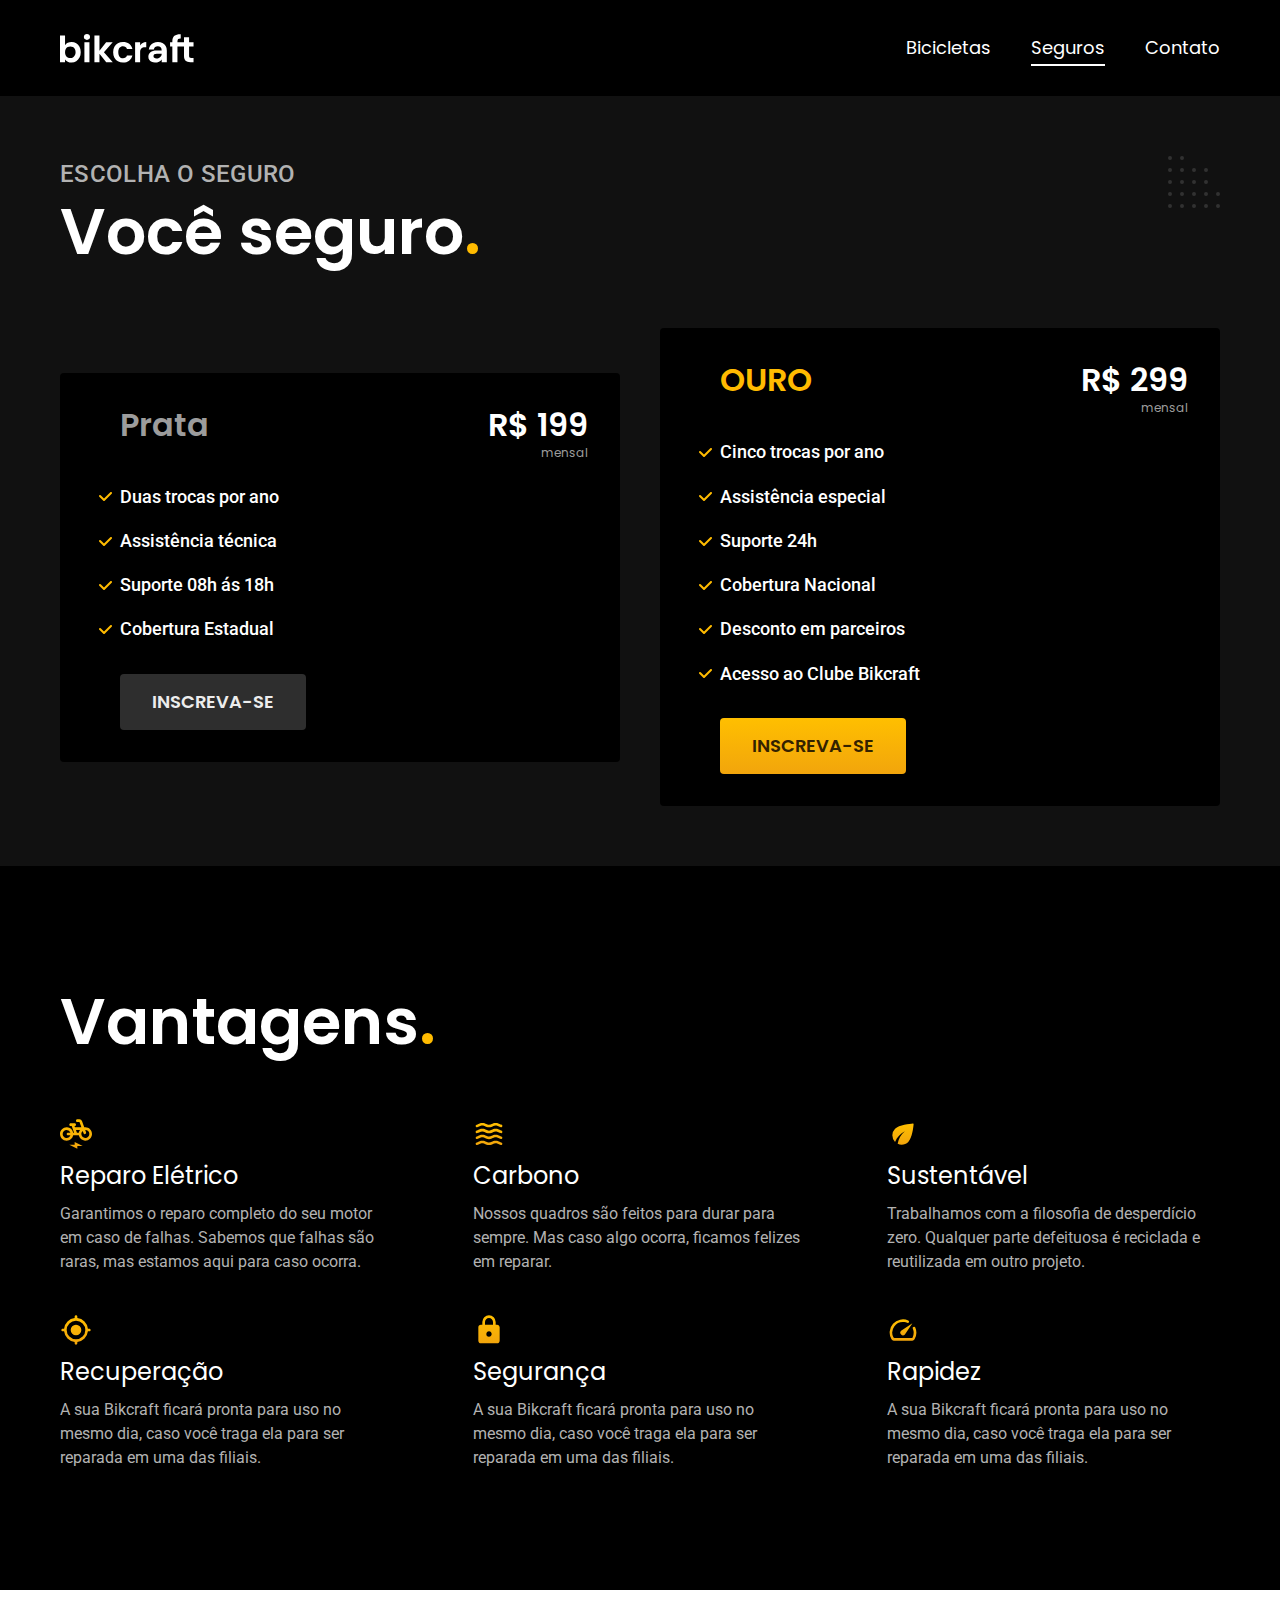
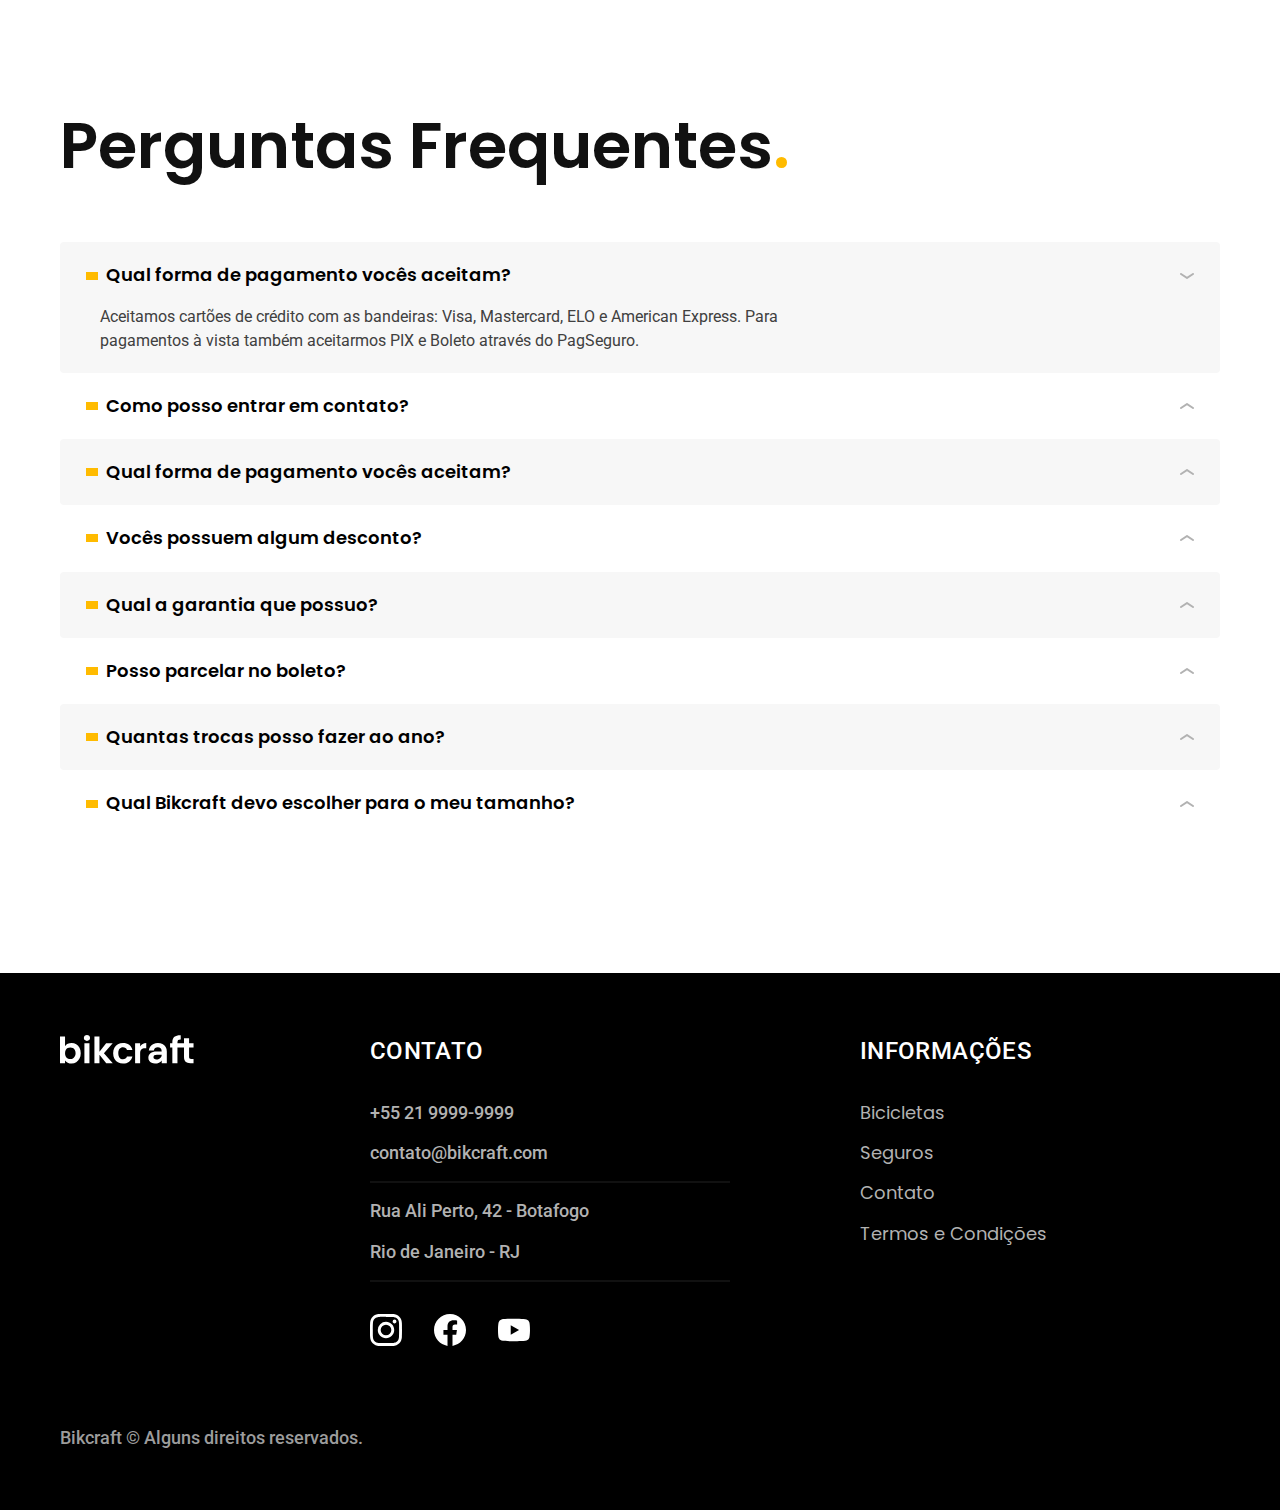
<file: seguros.html>
<!DOCTYPE html>
<html lang="pt-br">
    <head>
      <meta charset="utf-8">
      <meta name="viewport" content="width=device-width, initial-scale=1.0">
      <title>Seguros | Bikcraft - Bicicletas Eletricas</title>
      <meta name="description" content="Seguros.">
       <link rel="icon" href="./favicon.svg" type="image/svg+xml">
      <link rel="preload" href="css/style.min.css" as="style">
      <link rel="stylesheet" href="css/style.min.css">
       <link rel="preconnect" href="https://fonts.googleapis.com">
<link rel="preconnect" href="https://fonts.gstatic.com" crossorigin>
<link href="https://fonts.googleapis.com/css2?family=Fira+Sans:wght@400;700&family=Merriweather:ital,wght@1,900&family=Poppins:wght@400;600&family=Roboto:wght@400;500&display=swap" rel="stylesheet">

     <script> document.documentElement.classList.add('js');</script>
    </head>

    <body id="seguros">
      <header class="header-bg">
        <div class="header container">
          <a href="./">
            <img src="img/bikcraft.svg" alt="Bikcraft">
          </a>


         <nav aria-label="primaria">
            <ul class="header-menu font-1-m cor-0">
                 <li><a href="./bicicletas.html">Bicicletas</a></li>
                 <li><a href="./seguros.html">Seguros</a></li>
                 <li><a href="./contato.html">Contato</a></li>
             </ul>
         </nav>
        </div>
      </header>

      <main class="seguros-bg">
        <div class="titulo-bg">
          <div class="titulo container">
            <p class="font-2-l-b cor-5">Escolha o seguro</p>
            <h1 class="font-1-xxl cor-0">Você seguro<span class="cor-p1">.</span></h1>
          </div>
        </div>
    
          <div class="seguros container fadeInLeft" data-anime="200">
            <div class="seguros-item">
              <h3 class="font-1-xl cor-6">Prata</h3>
              <span class="font-1-xl cor-0">R$ 199 <span class="font-1-xs cor-6">mensal</span></span>
              <ul class="font-2-m cor-0">
                <li>Duas trocas por ano</li>
                <li>Assistência técnica</li>
                <li>Suporte 08h ás 18h</li>
                <li>Cobertura Estadual</li>
              </ul>
                <a class="botao secundario" href="./orcamento.html?tipo=seguro&produto=prata">Inscreva-se</a>
            </div>
  
            <div class="seguros-item fadeInRight" data-anime="200">
              <h3 class="font-1-xl cor-p1">OURO</h3>
              <span class="font-1-xl cor-0">R$ 299 <span class="font-1-xs cor-6">mensal</span></span>
              <ul class="font-2-m cor-0">
                <li>Cinco trocas por ano</li>
                <li>Assistência especial</li>
                <li>Suporte 24h</li>
                <li>Cobertura Nacional</li>
                <li>Desconto em parceiros</li>
                <li>Acesso ao Clube Bikcraft</li>
              </ul>
                <a class="botao" href="./orcamento.html?tipo=seguro&produto=ouro">Inscreva-se</a>
            </div>
          </div>
      </main>

      <article class="vantagens-bg">
        <div class="vantagens container">
          <h2 class="font-1-xxl cor-0">Vantagens<span class="cor-p1">.</span></h2>
          <ul>
            <li>
              <img src="./img/icones/eletrica.svg" alt="">
              <h3 class="font-1-l cor-0">Reparo Elétrico</h3>
              <p class="font-2-s cor-5">Garantimos o reparo completo do seu motor em caso de falhas. 
                Sabemos que falhas são raras, 
                mas estamos aqui para caso ocorra.
              </p>
            </li>
            <li>
              <img src="./img/icones/carbono.svg" alt="">
              <h3 class="font-1-l cor-0">Carbono</h3>
              <p class="font-2-s cor-5">Nossos quadros são feitos para durar para sempre. 
                Mas caso algo ocorra, ficamos felizes em reparar.
              </p>
            </li>
            <li>
              <img src="./img/icones/sustentavel.svg" alt="">
              <h3 class="font-1-l cor-0">Sustentável</h3>
              <p class="font-2-s cor-5">Trabalhamos com a filosofia de desperdício zero. 
                Qualquer parte defeituosa é reciclada e reutilizada em outro projeto.
              </p>
            </li>
            <li>
              <img src="./img/icones/rastreador.svg" alt="">
              <h3 class="font-1-l cor-0">Recuperação</h3>
              <p class="font-2-s cor-5">A sua Bikcraft ficará pronta para uso no mesmo dia,
                 caso você traga ela para ser reparada em uma das filiais.
              </p>
            </li>
            <li>
              <img src="./img/icones/seguro.svg" alt="">
              <h3 class="font-1-l cor-0">Segurança</h3>
              <p class="font-2-s cor-5">A sua Bikcraft ficará pronta para uso no mesmo dia, 
                caso você traga ela para ser reparada em uma das filiais.
              </p>
            </li>
            <li>
              <img src="./img/icones/velocidade.svg" alt="">
              <h3 class="font-1-l cor-0">Rapidez</h3>
              <p class="font-2-s cor-5">A sua Bikcraft ficará pronta para uso no mesmo dia, caso você traga ela para ser reparada em uma das filiais.
              </p>
            </li>
          </ul>
        </div>
      </article>

      <article class="perguntas container">
        <h2 class="font-1-xxl">Perguntas Frequentes<span class="cor-p1">.</span></h2>

        <dl>
         <div>
          <dt><button class="font-1-m-b" aria-controls="pergunta1" aria-expanded="true">Qual forma de pagamento vocês aceitam?</button></dt>
          <dd id="pergunta1" class="font-2-s cor-9 ativa">Aceitamos cartões de crédito com as bandeiras: Visa, Mastercard, ELO e American Express. Para pagamentos à vista também aceitarmos PIX e Boleto através do PagSeguro.</dd>
         </div>

         <div>
          <dt><button class="font-1-m-b" aria-controls="pergunta2" aria-expanded="false">Como posso entrar em contato?</button></dt>
          <dd id="pergunta2" class="font-2-s">Aceitamos cartões de crédito com as bandeiras: Visa, Mastercard, ELO e American Express. Para pagamentos à vista também aceitarmos PIX e Boleto através do PagSeguro.</dd>
         </div>

         <div>
          <dt><button class="font-1-m-b" aria-controls="pergunta3" aria-expanded="false">Qual forma de pagamento vocês aceitam?</button></dt>
          <dd id="pergunta3" class="font-2-s">Aceitamos cartões de crédito com as bandeiras: Visa, Mastercard, ELO e American Express. Para pagamentos à vista também aceitarmos PIX e Boleto através do PagSeguro.</dd>
         </div>

         <div>
          <dt><button class="font-1-m-b" aria-controls="pergunta4" aria-expanded="false">Vocês possuem algum desconto?</button></dt>
          <dd id="pergunta4" class="font-2-s">Aceitamos cartões de crédito com as bandeiras: Visa, Mastercard, ELO e American Express. Para pagamentos à vista também aceitarmos PIX e Boleto através do PagSeguro.</dd>
         </div>

         <div>
          <dt><button class="font-1-m-b" aria-controls="pergunta5" aria-expanded="false">Qual a garantia que possuo?</button></dt>
          <dd id="pergunta5" class="font-2-s">Aceitamos cartões de crédito com as bandeiras: Visa, Mastercard, ELO e American Express. Para pagamentos à vista também aceitarmos PIX e Boleto através do PagSeguro.</dd>
         </div>

         <div>
          <dt><button class="font-1-m-b" aria-controls="pergunta6" aria-expanded="false">Posso parcelar no boleto?</button></dt>
          <dd id="pergunta6" class="font-2-s">Aceitamos cartões de crédito com as bandeiras: Visa, Mastercard, ELO e American Express. Para pagamentos à vista também aceitarmos PIX e Boleto através do PagSeguro.</dd>
         </div>

         <div>
          <dt><button class="font-1-m-b" aria-controls="pergunta7" aria-expanded="false">Quantas trocas posso fazer ao ano?</button></dt>
          <dd id="pergunta7" class="font-2-s">Aceitamos cartões de crédito com as bandeiras: Visa, Mastercard, ELO e American Express. Para pagamentos à vista também aceitarmos PIX e Boleto através do PagSeguro.</dd>
         </div>

         <div>
          <dt><button class="font-1-m-b" aria-controls="pergunta8" aria-expanded="false">Qual Bikcraft devo escolher para o meu tamanho?</button></dt>
          <dd id="pergunta8" class="font-2-s">Aceitamos cartões de crédito com as bandeiras: Visa, Mastercard, ELO e American Express. Para pagamentos à vista também aceitarmos PIX e Boleto através do PagSeguro.</dd>
         </div>

    
        </dl>
      </article>

      <footer class="footer-bg">
        <div class="footer container">
          <img src="img/bikcraft.svg" alt="Bikcraft">
          <div class="footer-contato">
            <h3 class="font-2-l-b cor-0">Contato</h3>
            <ul class="cor-5 font-2-m">
              <li><a href="tel:+552199999999">+55 21 9999-9999</a></li>
              <li><a href="mailto:contato@bikcraft.com">contato@bikcraft.com</a></li>
              <li>Rua Ali Perto, 42 - Botafogo</li>
              <li>Rio de Janeiro - RJ</li>
            </ul>
          
            <div class="footer-redes">
              <a href="#"><img src="img/redes/instagram.svg" alt="Instagram"></a>
              <a href="#"><img src="img/redes/facebook.svg" alt="Facebook"></a>
              <a href="#"><img src="img/redes/youtube.svg" alt="Youtube"></a>
            </div>
          </div>

            <div class="footer-informacoes">
              <h3 class="font-2-l-b cor-0">Informações</h3>
              <nav>
                <ul class="font-1-m cor-5"> 
                 <li><a href="./bicicletas.html">Bicicletas</a></li>
                 <li><a href="./seguros.html">Seguros</a></li>
                 <li><a href="./contato.html">Contato</a></li>
                 <li><a href="./termos.html">Termos e Condições</a></li>
                </ul>
              </nav>
            </div>
          <p class="footer-copy font-2-m cor-6">Bikcraft © Alguns direitos reservados.</p>
        </div>
      </footer>
       <script src="js/plugins/simple-anime.js"></script>
       <script src="./js/script.js"></script>
      </body>
</html>
</file>
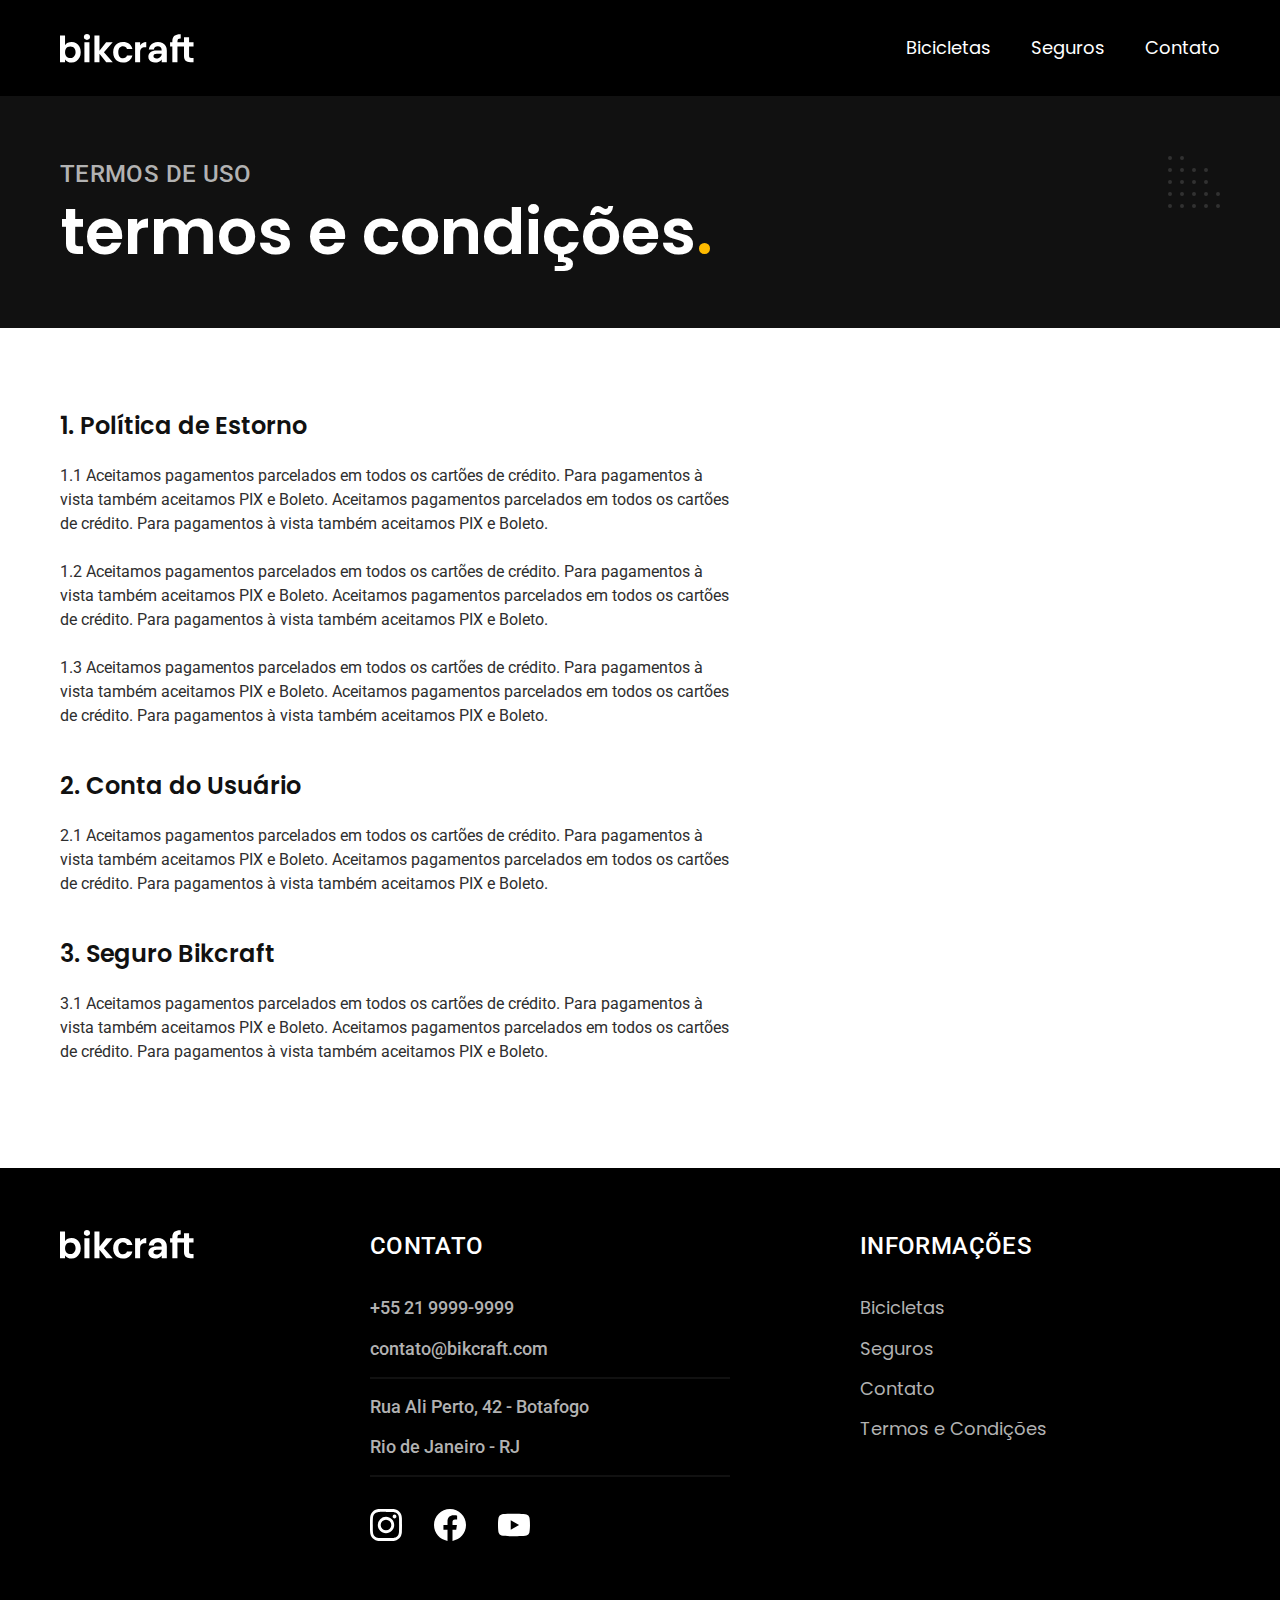
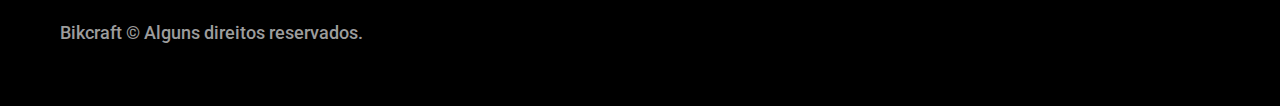
<file: termos.html>
<!DOCTYPE html>
<html lang="pt-br">
    <head>
      <meta charset="utf-8">
      <meta name="viewport" content="width=device-width, initial-scale=1.0">
      <title>Termos e Condições | Bikcraft - Bicicletas Eletricas</title>
      <meta name="description" content="Termos e Condições.">
       <link rel="icon" href="./favicon.svg" type="image/svg+xml">
      <link rel="preload" href="css/style.min.css" as="style">
      <link rel="stylesheet" href="css/style.min.css">
       <link rel="preconnect" href="https://fonts.googleapis.com">
<link rel="preconnect" href="https://fonts.gstatic.com" crossorigin>
<link href="https://fonts.googleapis.com/css2?family=Fira+Sans:wght@400;700&family=Merriweather:ital,wght@1,900&family=Poppins:wght@400;600&family=Roboto:wght@400;500&display=swap" rel="stylesheet">
     <script> document.documentElement.classList.add('js');</script>
    </head>

    <body id="termos">
      <header class="header-bg">
        <div class="header container">
          <a href="./">
            <img src="img/bikcraft.svg" alt="Bikcraft">
          </a>


         <nav aria-label="primaria">
            <ul class="header-menu font-1-m cor-0">
                 <li><a href="./bicicletas.html">Bicicletas</a></li>
                 <li><a href="./seguros.html">Seguros</a></li>
                 <li><a href="./contato.html">Contato</a></li>
             </ul>
         </nav>
        </div>
      </header>

      <main>
        <div class="titulo-bg">
          <div class="titulo container">
            <p class="font-2-l-b cor-5">Termos de uso</p>
            <h1 class="font-1-xxl cor-0">termos e condições<span class="cor-p1">.</span></h1>
          </div>
        </div>
    
        <div class="termos font-2-s cor-10 container">
          <h2 class="font-1-l cor-11">1. Política de Estorno</h2>
          <p>1.1 Aceitamos pagamentos parcelados em todos os cartões de crédito. Para pagamentos à vista também aceitamos PIX e Boleto. Aceitamos pagamentos parcelados em todos os cartões de crédito. Para pagamentos à vista também aceitamos PIX e Boleto.</p>
          <p>1.2 Aceitamos pagamentos parcelados em todos os cartões de crédito. Para pagamentos à vista também aceitamos PIX e Boleto. Aceitamos pagamentos parcelados em todos os cartões de crédito. Para pagamentos à vista também aceitamos PIX e Boleto.</p>
          <p>1.3 Aceitamos pagamentos parcelados em todos os cartões de crédito. Para pagamentos à vista também aceitamos PIX e Boleto. Aceitamos pagamentos parcelados em todos os cartões de crédito. Para pagamentos à vista também aceitamos PIX e Boleto.</p>
          <h2 class="font-1-l cor-11">2. Conta do Usuário</h2>
          <p>2.1 Aceitamos pagamentos parcelados em todos os cartões de crédito. Para pagamentos à vista também aceitamos PIX e Boleto. Aceitamos pagamentos parcelados em todos os cartões de crédito. Para pagamentos à vista também aceitamos PIX e Boleto.</p>
          <h2 class="font-1-l cor-11">3. Seguro Bikcraft</h2>
          <p>3.1 Aceitamos pagamentos parcelados em todos os cartões de crédito. Para pagamentos à vista também aceitamos PIX e Boleto. Aceitamos pagamentos parcelados em todos os cartões de crédito. Para pagamentos à vista também aceitamos PIX e Boleto.</p>
        </div>
      </main>

      <footer class="footer-bg">
        <div class="footer container">
          <img src="img/bikcraft.svg" alt="Bikcraft">
          <div class="footer-contato">
            <h3 class="font-2-l-b cor-0">Contato</h3>
            <ul class="cor-5 font-2-m">
              <li><a href="tel:+552199999999">+55 21 9999-9999</a></li>
              <li><a href="mailto:contato@bikcraft.com">contato@bikcraft.com</a></li>
              <li>Rua Ali Perto, 42 - Botafogo</li>
              <li>Rio de Janeiro - RJ</li>
            </ul>
          
            <div class="footer-redes">
              <a href="#"><img src="img/redes/instagram.svg" alt="Instagram"></a>
              <a href="#"><img src="img/redes/facebook.svg" alt="Facebook"></a>
              <a href="#"><img src="img/redes/youtube.svg" alt="Youtube"></a>
            </div>
          </div>

            <div class="footer-informacoes">
              <h3 class="font-2-l-b cor-0">Informações</h3>
              <nav>
                <ul class="font-1-m cor-5"> 
                 <li><a href="./bicicletas.html">Bicicletas</a></li>
                 <li><a href="./seguros.html">Seguros</a></li>
                 <li><a href="./contato.html">Contato</a></li>
                 <li><a href="./termos.html">Termos e Condições</a></li>
                </ul>
              </nav>
            </div>
          <p class="footer-copy font-2-m cor-6">Bikcraft © Alguns direitos reservados.</p>
        </div>
      </footer>
       <script src="./js/script.js"></script>
      </body>
</html>
</file>
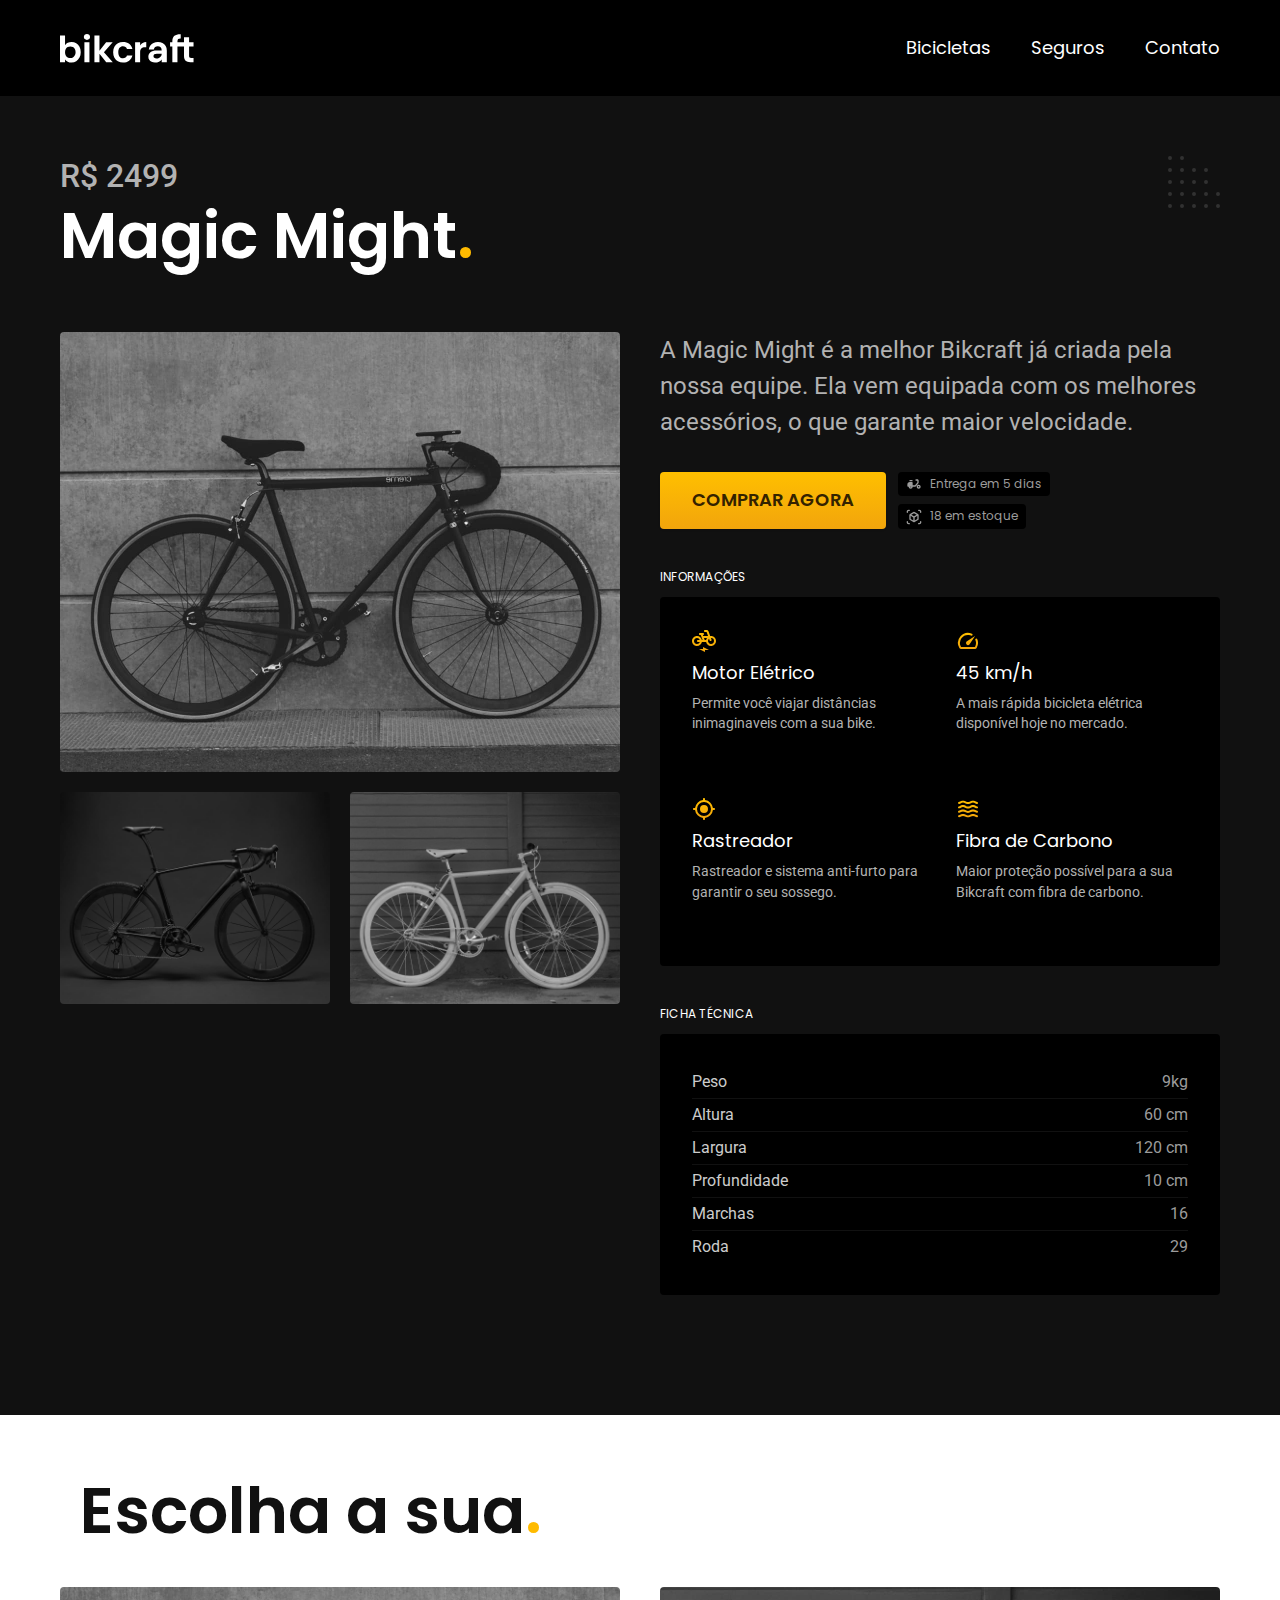
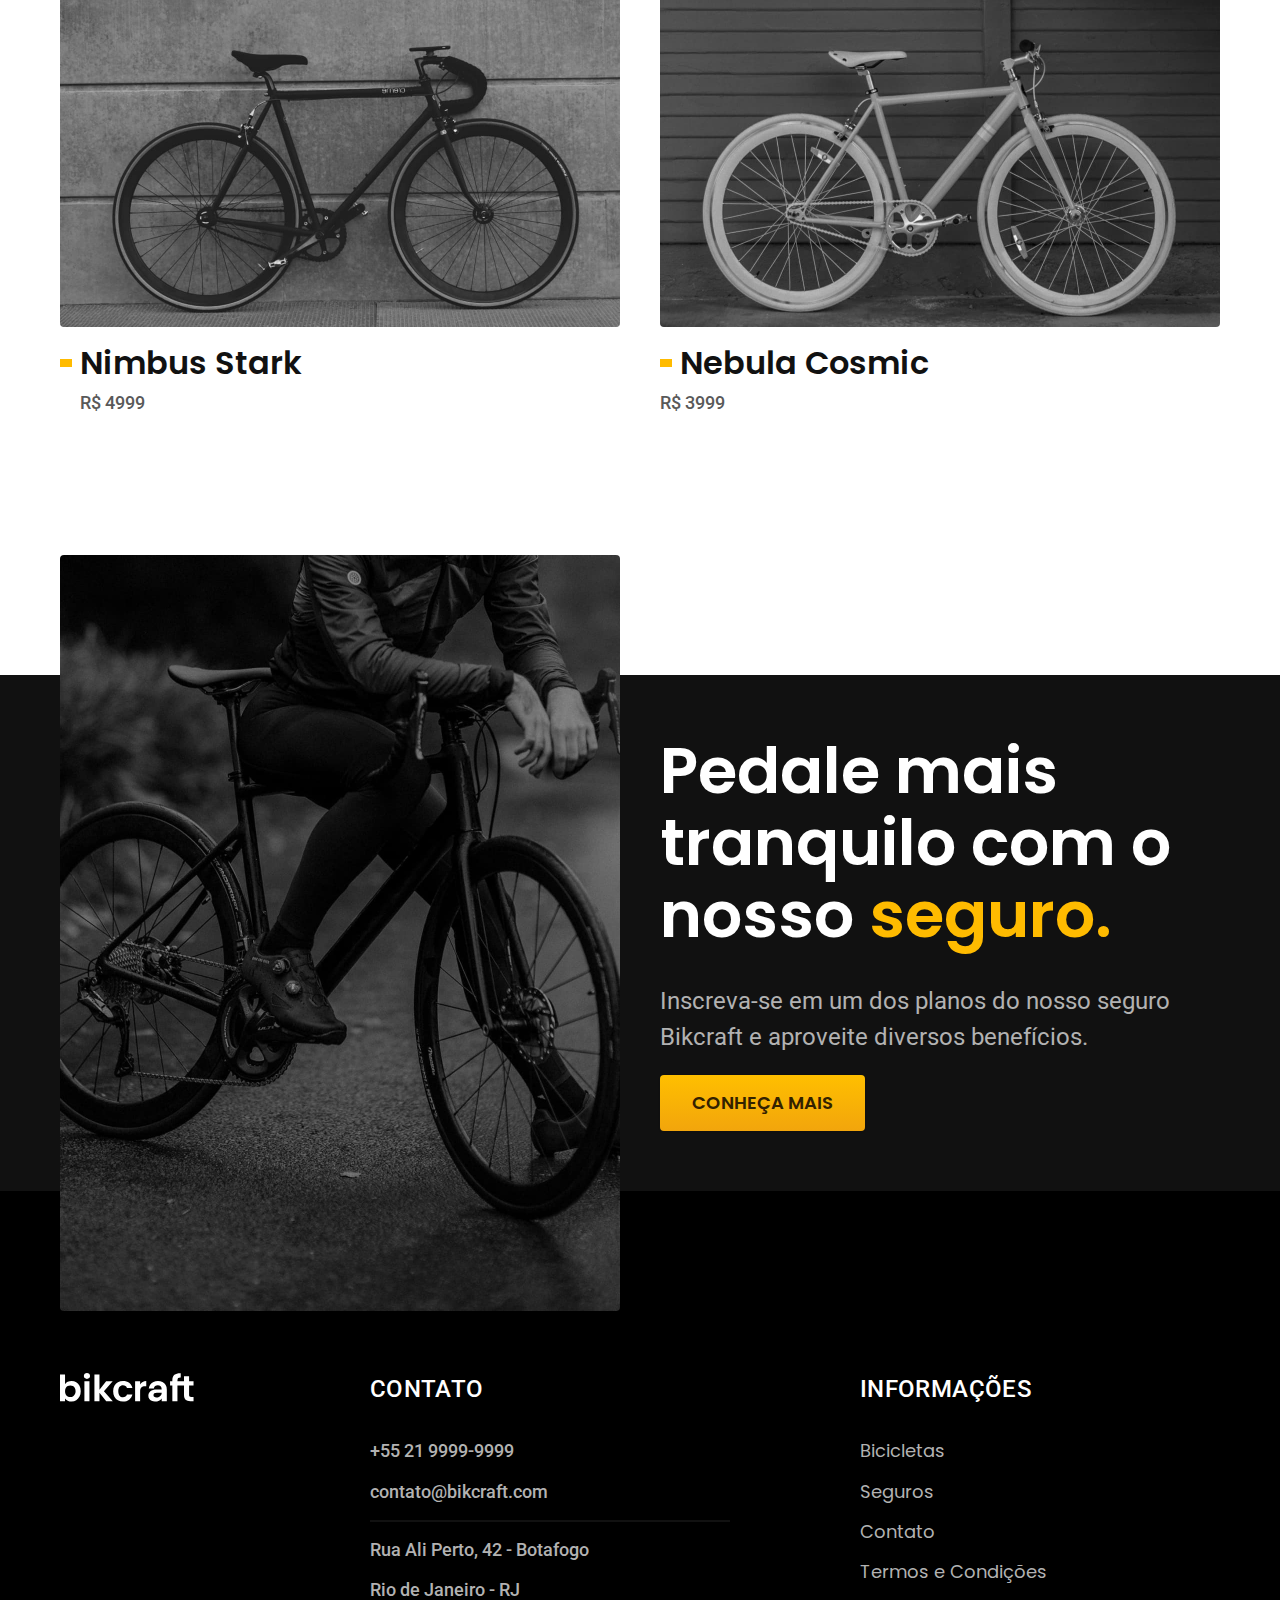
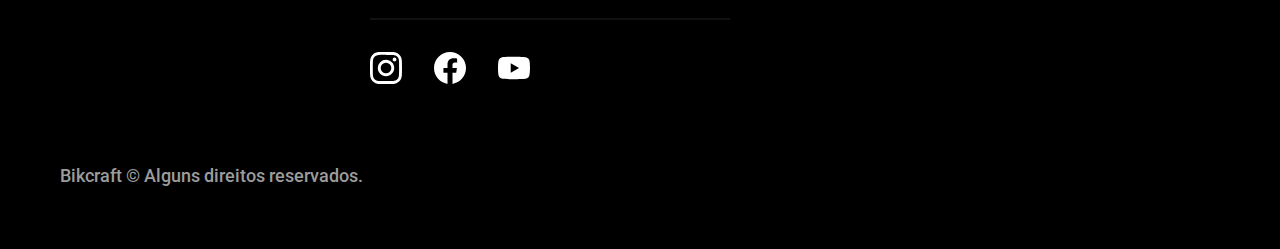
<file: bicicletas/magic.html>
<!DOCTYPE html>
<html lang="pt-br">
    <head>
      <meta charset="utf-8">
      <meta name="viewport" content="width=device-width, initial-scale=1.0">
      <title>Magic | Bikcraft</title>
      <meta name="description" content="nimbus.">
      <link rel="icon" href="../favicon.svg" type="image/svg+xml">
       <link rel="stylesheet" href="../css/style.min.css">
       <link rel="preconnect" href="https://fonts.googleapis.com">
<link rel="preconnect" href="https://fonts.gstatic.com" crossorigin>
<link href="https://fonts.googleapis.com/css2?family=Fira+Sans:wght@400;700&family=Merriweather:ital,wght@1,900&family=Poppins:wght@400;600&family=Roboto:wght@400;500&display=swap" rel="stylesheet">
     <script> document.documentElement.classList.add('js');</script>
    </head>

    <body id="bicicleta">
      <header class="header-bg">
        <div class="header container">
          <a href="./">
            <img src="../img/bikcraft.svg" alt="Bikcraft">
          </a>


         <nav aria-label="primaria">
            <ul class="header-menu font-1-m cor-0">
                 <li><a href="../bicicletas.html">Bicicletas</a></li>
                 <li><a href="../seguros.html">Seguros</a></li>
                 <li><a href="../contato.html">Contato</a></li>
             </ul>
         </nav>
        </div>
      </header>

      <main class="titulo-bg"> 
        <div>
          <div class="titulo container">
            <p class="font-2-xl cor-5">R$ 2499</p>
            <h1 class="font-1-xxl cor-0">Magic Might<span class="cor-p1">.</span></h1>
          </div>
        </div>
       <div class="bicicleta container">
        <div class="bicicleta-imagens">
          <img src="../img/bicicleta/nimbus2.jpg" alt="Bicicleta 1">
          <img src="../img/bicicleta/nimbus1.jpg" alt="Bicicleta 2">
          <img src="../img/bicicleta/nimbus3.jpg" alt="Bicicleta 3">
        </div>
        <div class="bicicleta-conteudo">
          <p class="font-2-l cor-5">A Magic Might é a melhor Bikcraft já criada pela nossa equipe. 
            Ela vem equipada com os melhores acessórios, o que garante maior velocidade.</p>
         
          <div class="bicicleta-comprar">
            <a class="botao" href="../orcamento.html?tipo=bikcraft&produto=magic">Comprar Agora</a>
            <span class="font-1-xs cor-6"><img src="../img/icones/entrega.svg" alt="">Entrega em 5 dias</span>
            <span class="font-1-xs cor-6"><img src="../img/icones/estoque.svg" alt="">18 em estoque</span>
          </div>
        
        <h2 class="font-1-xs cor-0">Informações</h2>
        <ul class="bicicleta-informacoes">
          <li>
            <img src="../img/icones/eletrica.svg" alt="">
            <h3 class="font-1-m cor-0">Motor Elétrico</h3>
            <p class="font-2-xs cor-5">Permite você viajar distâncias inimaginaveis com a sua bike.</p>
          </li>

          <li>
            <img src="../img/icones/velocidade.svg" alt="">
            <h3 class="font-1-m cor-0">45 km/h</h3>
            <p class="font-2-xs cor-5">A mais rápida bicicleta elétrica disponível hoje no mercado.</p>
          </li>

          <li>
            <img src="../img/icones/rastreador.svg" alt="">
            <h3 class="font-1-m cor-0">Rastreador</h3>
            <p class="font-2-xs cor-5">Rastreador e sistema anti-furto para garantir o seu sossego.</p>
          </li>

          <li>
            <img src="../img/icones/carbono.svg" alt="">
            <h3 class="font-1-m cor-0">Fibra de Carbono</h3>
            <p class="font-2-xs cor-5">Maior proteção possível para a sua Bikcraft com fibra de carbono.</p>
          </li>
        </ul>
        <h2 class="font-1-xs cor-0">Ficha Técnica</h2>
        <ul class="bicicleta-ficha font-2-s cor-4">
          <li>Peso <span>9kg</span></li>
          <li>Altura <span>60 cm</span></li>
          <li>Largura <span>120 cm</span></li>
          <li>Profundidade <span>10 cm</span></li>
          <li>Marchas <span>16</span></li>
          <li>Roda <span>29</span></li>
        </ul>
      </div>

       </div> 
      </main>

      <article class="bicicletas-lista container">
        <h2 class=" container font-1-xxl">Escolha a sua<span class="cor-p1">.</span></h2>
      
        <ul>
          <li>
            <a href="./nimbus.html">
             <img src="../img/bicicletas/magic.jpg" alt="Bicicleta preta">
             <h3 class="font-1-xl">Nimbus Stark</h3>
             <span class="font-2-m cor-8">R$ 4999</span>
            </a>
          </li>

         <a href="./nebula.html">
          <img src="../img/bicicletas/nebula.jpg" alt="Bicicleta preta">
          <h3 class="font-1-xl">Nebula Cosmic</h3>
          <span class="font-2-m cor-8">R$ 3999</span>
         </a>
       </li>
        </ul>
      </article>

        <article class="seguro-bg">
          <div class="seguro container">
            <div class="seguro-imagem">
              <img src="../img/fotos/seguros.jpg" alt="Pessoa parada em cima de uma bicicleta">
            </div>
            <div class="seguro-conteudo">
              <h2 class="font-1-xxl cor-0">Pedale mais tranquilo com o nosso <span class="cor-p1">seguro.</span></h2>
              <p class="font-2-l cor-5">Inscreva-se em um dos planos do nosso seguro Bikcraft e aproveite diversos benefícios.</p>
              <a class="botao" href="../seguros.html">Conheça Mais</a>
            </div>
          </div>
        </article>


      <footer class="footer-bg">
        <div class="footer container">
          <img src="../img/bikcraft.svg" alt="Bikcraft">
          <div class="footer-contato">
            <h3 class="font-2-l-b cor-0">Contato</h3>
            <ul class="cor-5 font-2-m">
              <li><a href="tel:+552199999999">+55 21 9999-9999</a></li>
              <li><a href="mailto:contato@bikcraft.com">contato@bikcraft.com</a></li>
              <li>Rua Ali Perto, 42 - Botafogo</li>
              <li>Rio de Janeiro - RJ</li>
            </ul>
          
            <div class="footer-redes">
              <a href="#"><img src="../img/redes/instagram.svg" alt="Instagram"></a>
              <a href="#"><img src="../img/redes/facebook.svg" alt="Facebook"></a>
              <a href="#"><img src="../img/redes/youtube.svg" alt="Youtube"></a>
            </div>
          </div>

            <div class="footer-informacoes">
              <h3 class="font-2-l-b cor-0">Informações</h3>
              <nav>
                <ul class="font-1-m cor-5"> 
                 <li><a href="./bicicletas.html">Bicicletas</a></li>
                 <li><a href="./seguros.html">Seguros</a></li>
                 <li><a href="./contato.html">Contato</a></li>
                 <li><a href="./termos.html">Termos e Condições</a></li>
                </ul>
              </nav>
            </div>
          <p class="footer-copy font-2-m cor-6">Bikcraft © Alguns direitos reservados.</p>
        </div>
      </footer>
       <script src="../js/script.js"></script>
      </body>
</html>
</file>
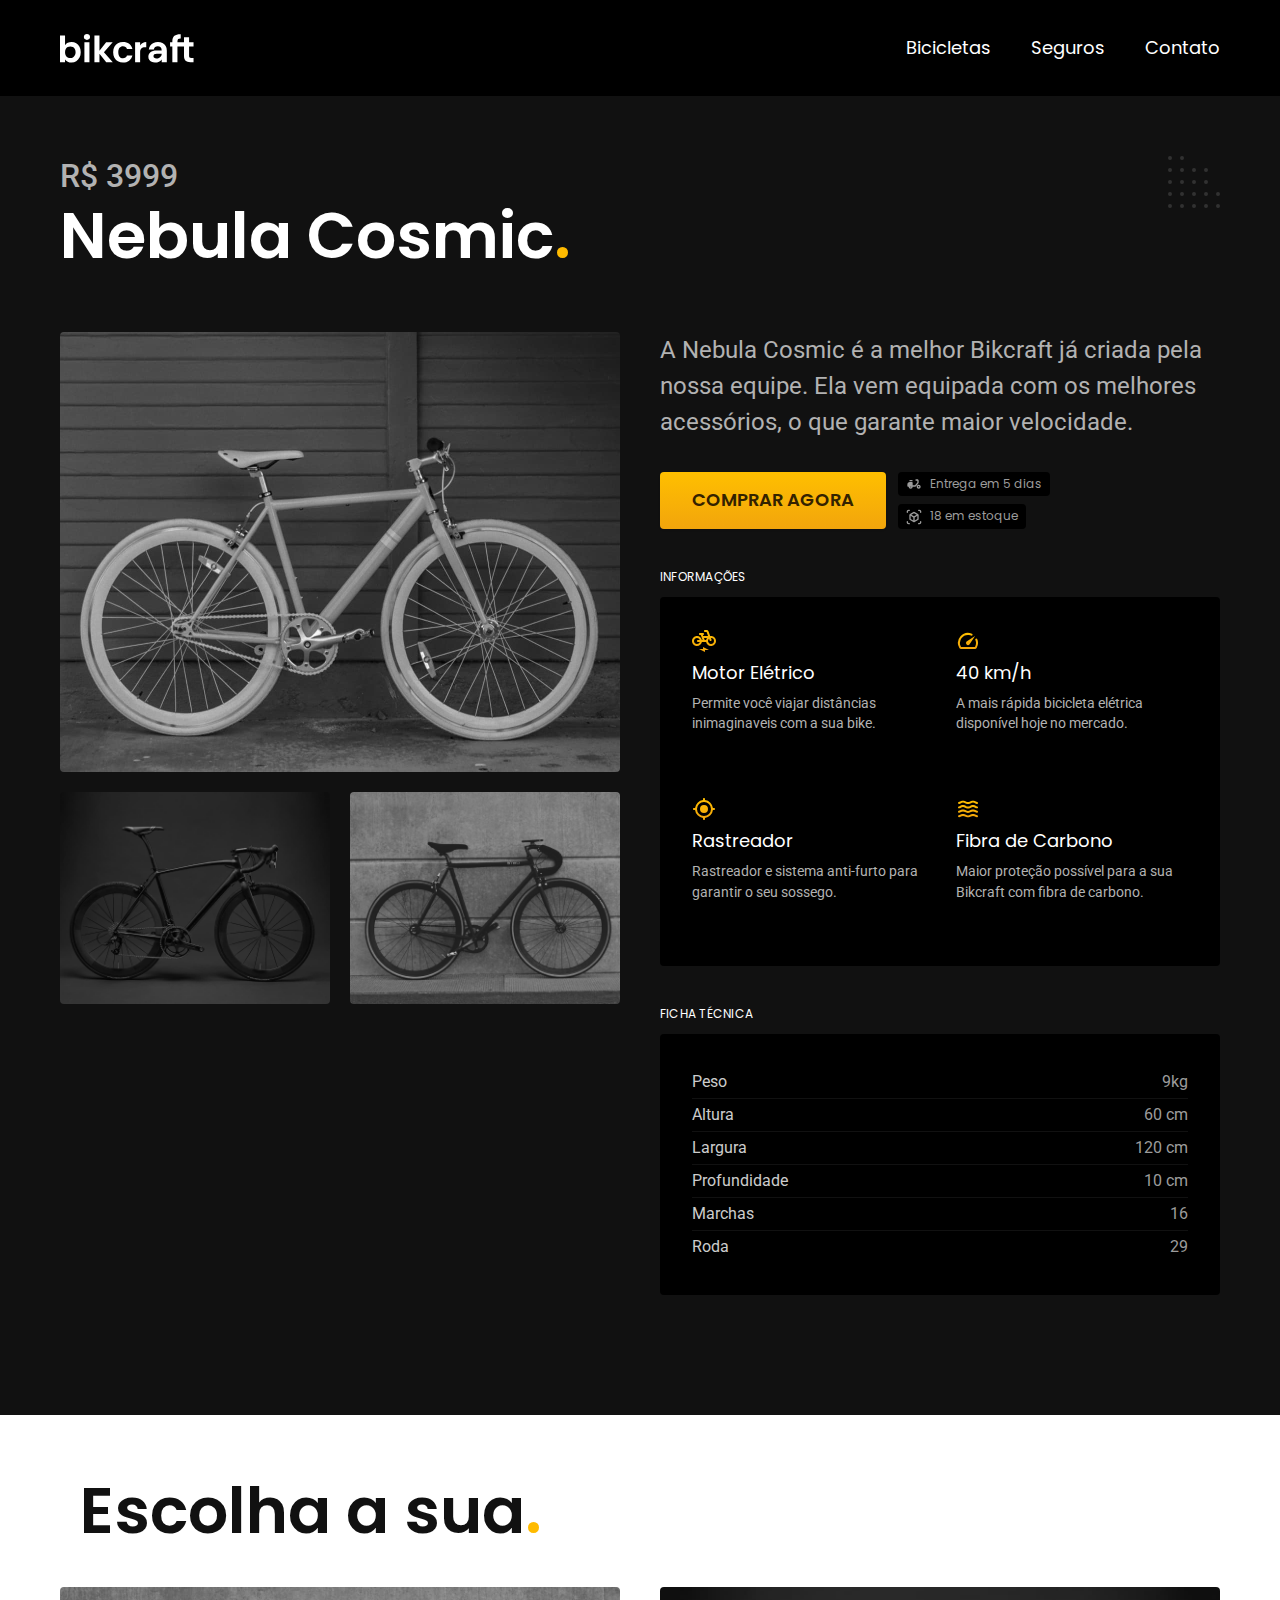
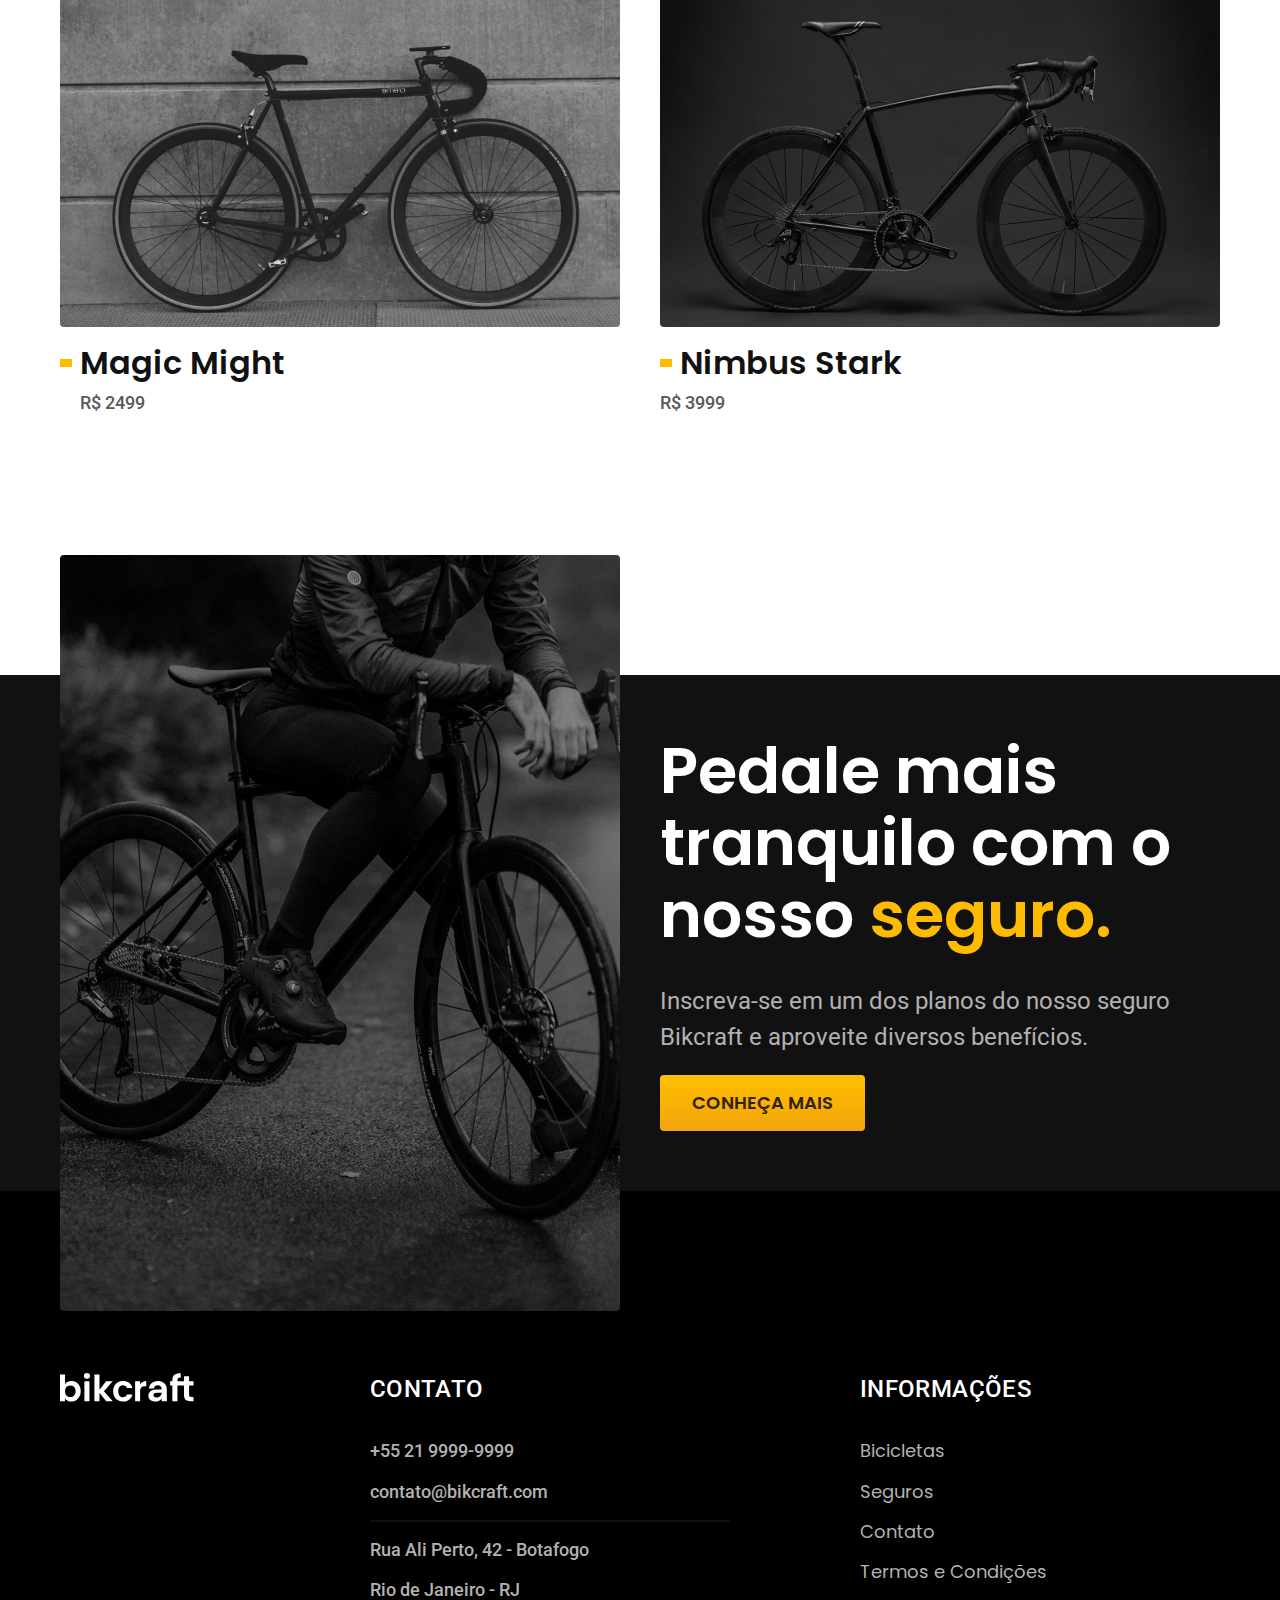
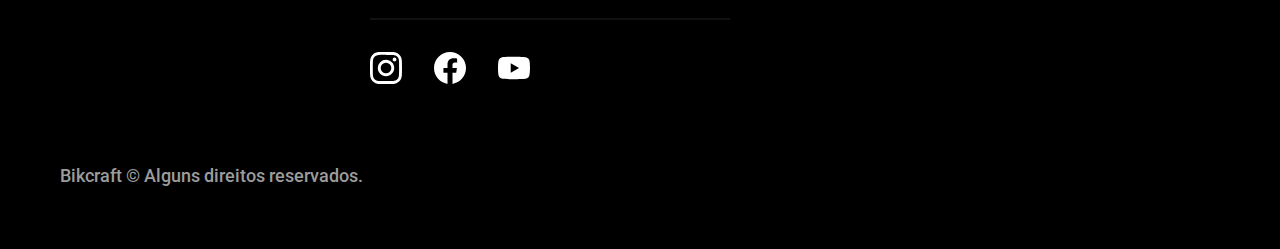
<file: bicicletas/nebula.html>
<!DOCTYPE html>
<html lang="pt-br">
    <head>
      <meta charset="utf-8">
      <meta name="viewport" content="width=device-width, initial-scale=1.0">
      <title>Nebula | Bikcraft</title>
      <meta name="description" content="nimbus.">
      <link rel="icon" href="../favicon.svg" type="image/svg+xml">
       <link rel="stylesheet" href="../css/style.min.css">
       <link rel="preconnect" href="https://fonts.googleapis.com">
<link rel="preconnect" href="https://fonts.gstatic.com" crossorigin>
<link href="https://fonts.googleapis.com/css2?family=Fira+Sans:wght@400;700&family=Merriweather:ital,wght@1,900&family=Poppins:wght@400;600&family=Roboto:wght@400;500&display=swap" rel="stylesheet">
     <script> document.documentElement.classList.add('js');</script>
    </head>

    <body id="bicicleta">
      <header class="header-bg">
        <div class="header container">
          <a href="./">
            <img src="../img/bikcraft.svg" alt="Bikcraft">
          </a>


         <nav aria-label="primaria">
            <ul class="header-menu font-1-m cor-0">
                 <li><a href="../bicicletas.html">Bicicletas</a></li>
                 <li><a href="../seguros.html">Seguros</a></li>
                 <li><a href="../contato.html">Contato</a></li>
             </ul>
         </nav>
        </div>
      </header>

      <main class="titulo-bg"> 
        <div>
          <div class="titulo container">
            <p class="font-2-xl cor-5">R$ 3999</p>
            <h1 class="font-1-xxl cor-0">Nebula Cosmic<span class="cor-p1">.</span></h1>
          </div>
        </div>
       <div class="bicicleta container">
        <div class="bicicleta-imagens">
          <img src="../img/bicicleta/nimbus3.jpg" alt="Bicicleta 1">
          <img src="../img/bicicleta/nimbus1.jpg" alt="Bicicleta 2">
          <img src="../img/bicicleta/nimbus2.jpg" alt="Bicicleta 3">
        </div>
        <div class="bicicleta-conteudo">
          <p class="font-2-l cor-5">A Nebula Cosmic é a melhor Bikcraft já criada pela nossa equipe. 
            Ela vem equipada com os melhores acessórios, o que garante maior velocidade.</p>
         
          <div class="bicicleta-comprar">
            <a class="botao" href="../orcamento.html?tipo=bikcraft&produto=nebula">Comprar Agora</a>
            <span class="font-1-xs cor-6"><img src="../img/icones/entrega.svg" alt="">Entrega em 5 dias</span>
            <span class="font-1-xs cor-6"><img src="../img/icones/estoque.svg" alt="">18 em estoque</span>
          </div>
        
        <h2 class="font-1-xs cor-0">Informações</h2>
        <ul class="bicicleta-informacoes">
          <li>
            <img src="../img/icones/eletrica.svg" alt="">
            <h3 class="font-1-m cor-0">Motor Elétrico</h3>
            <p class="font-2-xs cor-5">Permite você viajar distâncias inimaginaveis com a sua bike.</p>
          </li>

          <li>
            <img src="../img/icones/velocidade.svg" alt="">
            <h3 class="font-1-m cor-0">40 km/h</h3>
            <p class="font-2-xs cor-5">A mais rápida bicicleta elétrica disponível hoje no mercado.</p>
          </li>

          <li>
            <img src="../img/icones/rastreador.svg" alt="">
            <h3 class="font-1-m cor-0">Rastreador</h3>
            <p class="font-2-xs cor-5">Rastreador e sistema anti-furto para garantir o seu sossego.</p>
          </li>

          <li>
            <img src="../img/icones/carbono.svg" alt="">
            <h3 class="font-1-m cor-0">Fibra de Carbono</h3>
            <p class="font-2-xs cor-5">Maior proteção possível para a sua Bikcraft com fibra de carbono.</p>
          </li>
        </ul>
        <h2 class="font-1-xs cor-0">Ficha Técnica</h2>
        <ul class="bicicleta-ficha font-2-s cor-4">
          <li>Peso <span>9kg</span></li>
          <li>Altura <span>60 cm</span></li>
          <li>Largura <span>120 cm</span></li>
          <li>Profundidade <span>10 cm</span></li>
          <li>Marchas <span>16</span></li>
          <li>Roda <span>29</span></li>
        </ul>
      </div>

       </div> 
      </main>

      <article class="bicicletas-lista container">
        <h2 class=" container font-1-xxl">Escolha a sua<span class="cor-p1">.</span></h2>
      
        <ul>
          <li>
            <a href="./magic.html">
             <img src="../img/bicicletas/magic.jpg" alt="Bicicleta preta">
             <h3 class="font-1-xl">Magic Might</h3>
             <span class="font-2-m cor-8">R$ 2499</span>
            </a>
          </li>

         <a href="./nimbus.html">
          <img src="../img/bicicletas/nimbus.jpg" alt="Bicicleta preta">
          <h3 class="font-1-xl">Nimbus Stark</h3>
          <span class="font-2-m cor-8">R$ 3999</span>
         </a>
       </li>
        </ul>
      </article>

        <article class="seguro-bg">
          <div class="seguro container">
            <div class="seguro-imagem">
              <img src="../img/fotos/seguros.jpg" alt="Pessoa parada em cima de uma bicicleta">
            </div>
            <div class="seguro-conteudo">
              <h2 class="font-1-xxl cor-0">Pedale mais tranquilo com o nosso <span class="cor-p1">seguro.</span></h2>
              <p class="font-2-l cor-5">Inscreva-se em um dos planos do nosso seguro Bikcraft e aproveite diversos benefícios.</p>
              <a class="botao" href="../seguros.html">Conheça Mais</a>
            </div>
          </div>
        </article>


      <footer class="footer-bg">
        <div class="footer container">
          <img src="../img/bikcraft.svg" alt="Bikcraft">
          <div class="footer-contato">
            <h3 class="font-2-l-b cor-0">Contato</h3>
            <ul class="cor-5 font-2-m">
              <li><a href="tel:+552199999999">+55 21 9999-9999</a></li>
              <li><a href="mailto:contato@bikcraft.com">contato@bikcraft.com</a></li>
              <li>Rua Ali Perto, 42 - Botafogo</li>
              <li>Rio de Janeiro - RJ</li>
            </ul>
          
            <div class="footer-redes">
              <a href="#"><img src="../img/redes/instagram.svg" alt="Instagram"></a>
              <a href="#"><img src="../img/redes/facebook.svg" alt="Facebook"></a>
              <a href="#"><img src="../img/redes/youtube.svg" alt="Youtube"></a>
            </div>
          </div>

            <div class="footer-informacoes">
              <h3 class="font-2-l-b cor-0">Informações</h3>
              <nav>
                <ul class="font-1-m cor-5"> 
                 <li><a href="./bicicletas.html">Bicicletas</a></li>
                 <li><a href="./seguros.html">Seguros</a></li>
                 <li><a href="./contato.html">Contato</a></li>
                 <li><a href="./termos.html">Termos e Condições</a></li>
                </ul>
              </nav>
            </div>
          <p class="footer-copy font-2-m cor-6">Bikcraft © Alguns direitos reservados.</p>
        </div>
      </footer>
       <script src="../js/script.js"></script>
      </body>
</html>
</file>
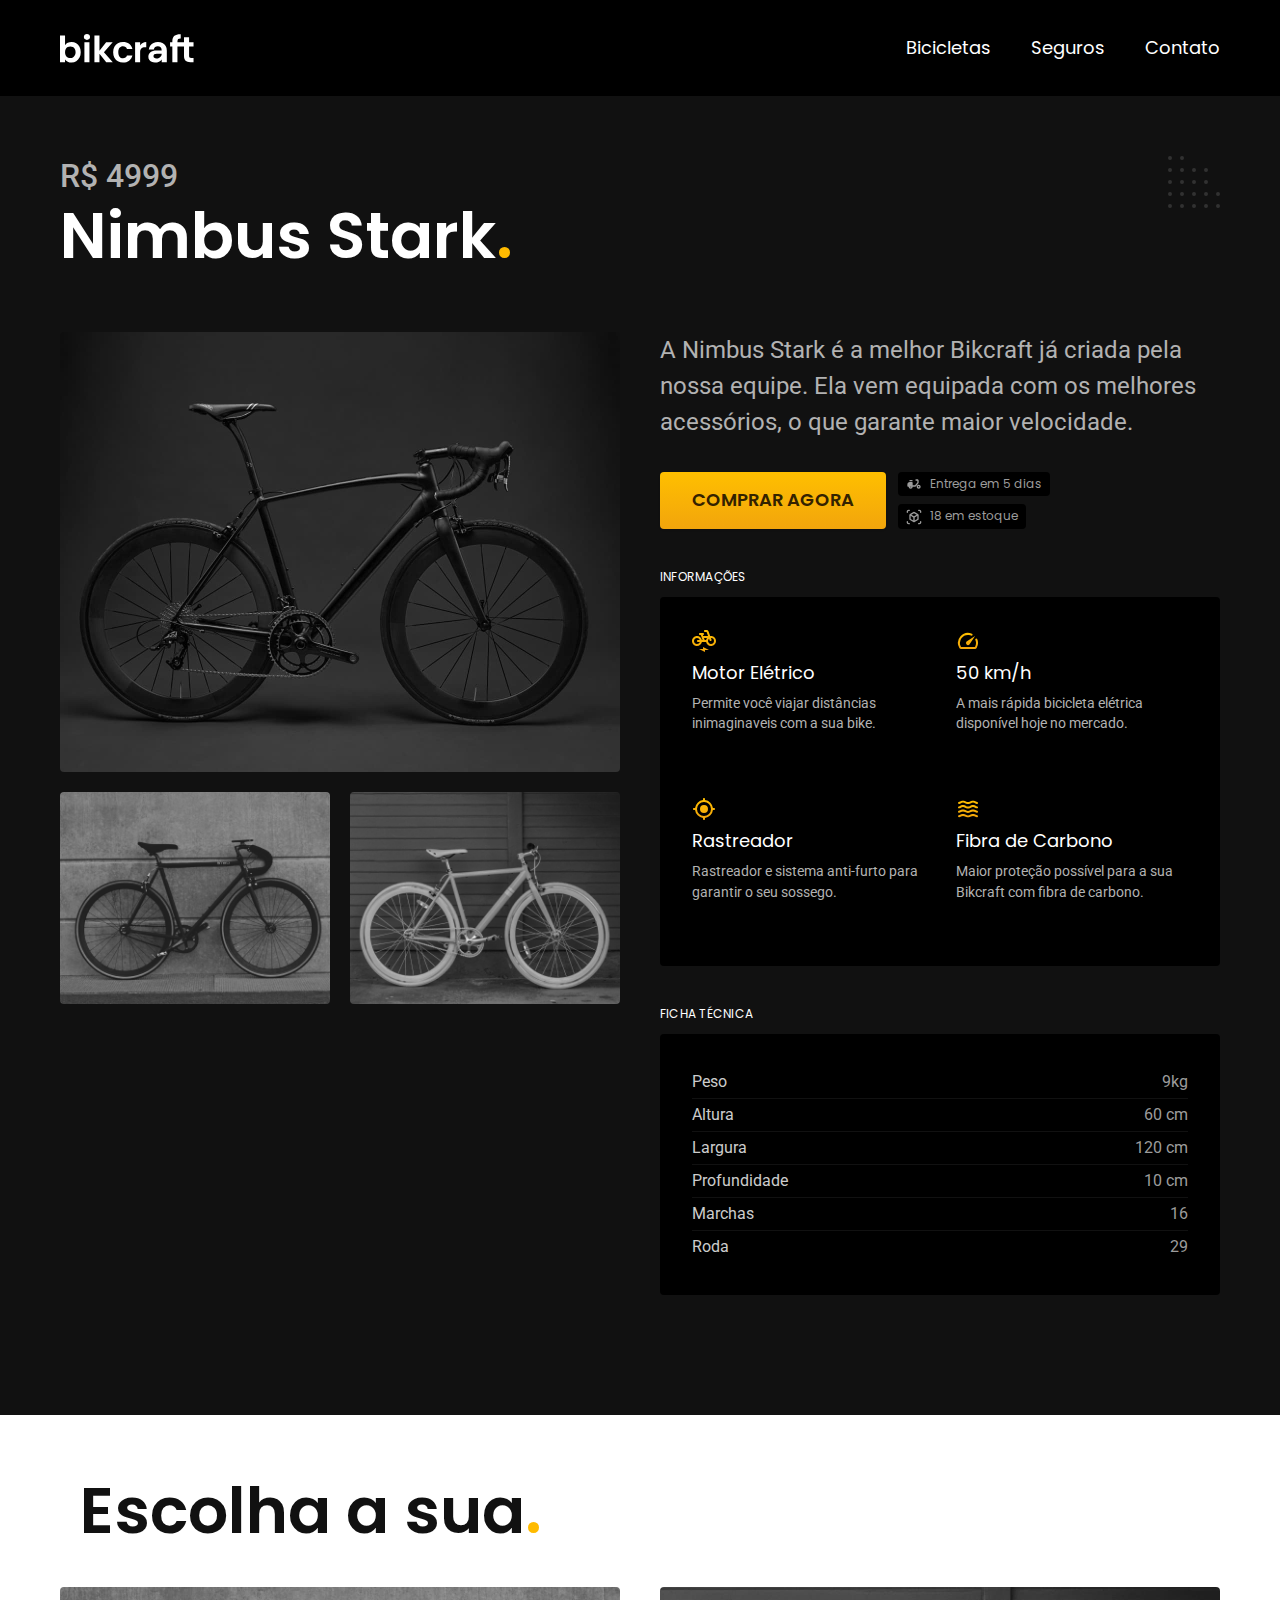
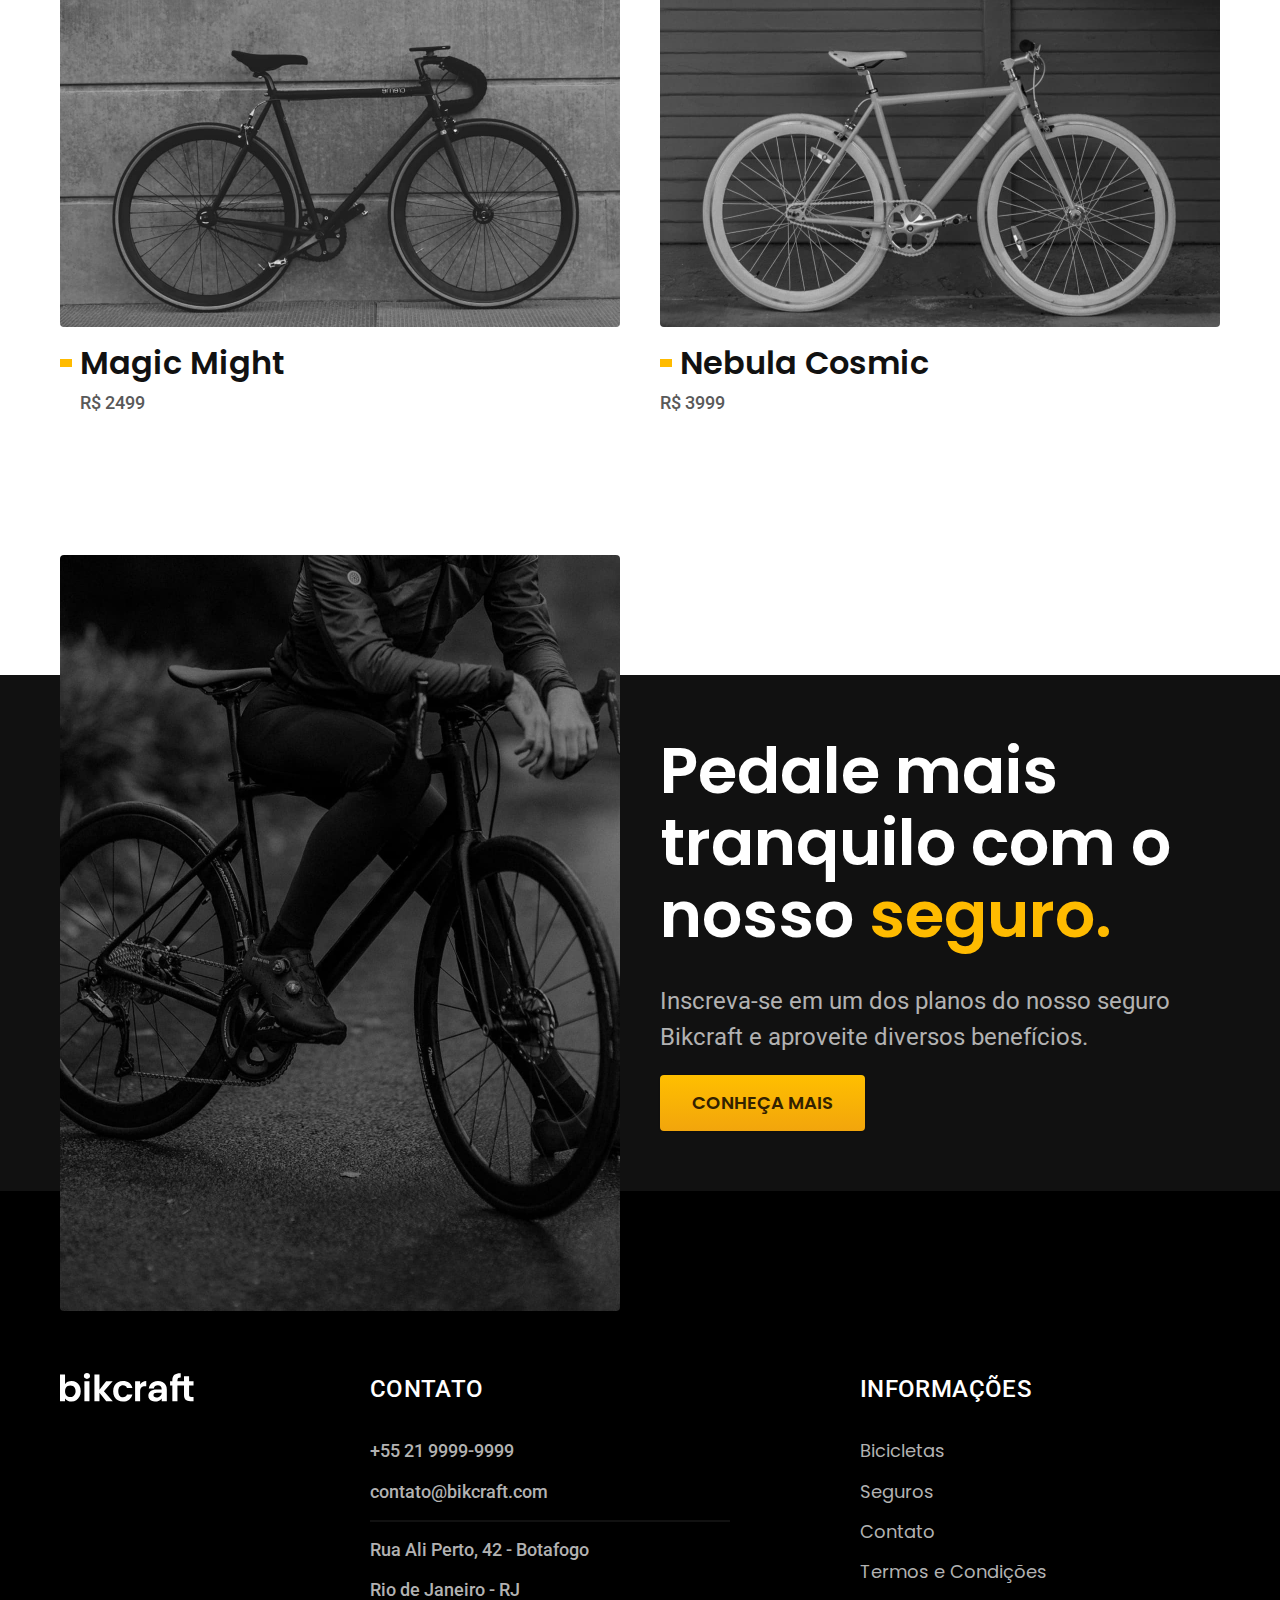
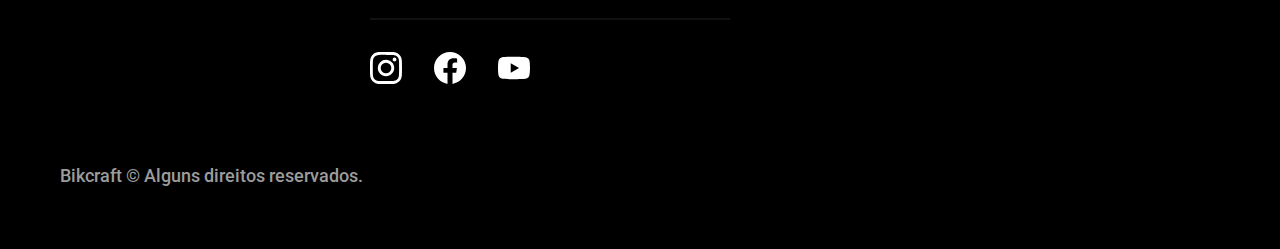
<file: bicicletas/nimbus.html>
<!DOCTYPE html>
<html lang="pt-br">
    <head>
      <meta charset="utf-8">
      <meta name="viewport" content="width=device-width, initial-scale=1.0">
      <title>Nimbus | Bikcraft</title>
      <meta name="description" content="nimbus.">
      <link rel="icon" href="../favicon.svg" type="image/svg+xml">
       <link rel="stylesheet" href="../css/style.min.css">
       <link rel="preconnect" href="https://fonts.googleapis.com">
<link rel="preconnect" href="https://fonts.gstatic.com" crossorigin>
<link href="https://fonts.googleapis.com/css2?family=Fira+Sans:wght@400;700&family=Merriweather:ital,wght@1,900&family=Poppins:wght@400;600&family=Roboto:wght@400;500&display=swap" rel="stylesheet">
     <script> document.documentElement.classList.add('js');</script>
    </head>

    <body id="bicicleta">
      <header class="header-bg">
        <div class="header container">
          <a href="./">
            <img src="../img/bikcraft.svg" alt="Bikcraft">
          </a>


         <nav aria-label="primaria">
            <ul class="header-menu font-1-m cor-0">
                 <li><a href="../bicicletas.html">Bicicletas</a></li>
                 <li><a href="../seguros.html">Seguros</a></li>
                 <li><a href="../contato.html">Contato</a></li>
             </ul>
         </nav>
        </div>
      </header>

      <main class="titulo-bg"> 
        <div>
          <div class="titulo container">
            <p class="font-2-xl cor-5">R$ 4999</p>
            <h1 class="font-1-xxl cor-0">Nimbus Stark<span class="cor-p1">.</span></h1>
          </div>
        </div>
       <div class="bicicleta container">
        <div class="bicicleta-imagens">
          <img src="../img/bicicleta/nimbus1.jpg" alt="Bicicleta 1">
          <img src="../img/bicicleta/nimbus2.jpg" alt="Bicicleta 2">
          <img src="../img/bicicleta/nimbus3.jpg" alt="Bicicleta 3">
        </div>
        <div class="bicicleta-conteudo">
          <p class="font-2-l cor-5">A Nimbus Stark é a melhor Bikcraft já criada pela nossa equipe. 
            Ela vem equipada com os melhores acessórios, o que garante maior velocidade.</p>
         
          <div class="bicicleta-comprar">
            <a class="botao" href="../orcamento.html?tipo=bikcraft&produto=nimbus">Comprar Agora</a>
            <span class="font-1-xs cor-6"><img src="../img/icones/entrega.svg" alt="">Entrega em 5 dias</span>
            <span class="font-1-xs cor-6"><img src="../img/icones/estoque.svg" alt="">18 em estoque</span>
          </div>
        
        <h2 class="font-1-xs cor-0">Informações</h2>
        <ul class="bicicleta-informacoes">
          <li>
            <img src="../img/icones/eletrica.svg" alt="">
            <h3 class="font-1-m cor-0">Motor Elétrico</h3>
            <p class="font-2-xs cor-5">Permite você viajar distâncias inimaginaveis com a sua bike.</p>
          </li>

          <li>
            <img src="../img/icones/velocidade.svg" alt="">
            <h3 class="font-1-m cor-0">50 km/h</h3>
            <p class="font-2-xs cor-5">A mais rápida bicicleta elétrica disponível hoje no mercado.</p>
          </li>

          <li>
            <img src="../img/icones/rastreador.svg" alt="">
            <h3 class="font-1-m cor-0">Rastreador</h3>
            <p class="font-2-xs cor-5">Rastreador e sistema anti-furto para garantir o seu sossego.</p>
          </li>

          <li>
            <img src="../img/icones/carbono.svg" alt="">
            <h3 class="font-1-m cor-0">Fibra de Carbono</h3>
            <p class="font-2-xs cor-5">Maior proteção possível para a sua Bikcraft com fibra de carbono.</p>
          </li>
        </ul>
        <h2 class="font-1-xs cor-0">Ficha Técnica</h2>
        <ul class="bicicleta-ficha font-2-s cor-4">
          <li>Peso <span>9kg</span></li>
          <li>Altura <span>60 cm</span></li>
          <li>Largura <span>120 cm</span></li>
          <li>Profundidade <span>10 cm</span></li>
          <li>Marchas <span>16</span></li>
          <li>Roda <span>29</span></li>
        </ul>
      </div>

       </div> 
      </main>

      <article class="bicicletas-lista container">
        <h2 class=" container font-1-xxl">Escolha a sua<span class="cor-p1">.</span></h2>
      
        <ul>
          <li>
            <a href="./magic.html">
             <img src="../img/bicicletas/magic.jpg" alt="Bicicleta preta">
             <h3 class="font-1-xl">Magic Might</h3>
             <span class="font-2-m cor-8">R$ 2499</span>
            </a>
          </li>

         <a href="./nebula.html">
          <img src="../img/bicicletas/nebula.jpg" alt="Bicicleta preta">
          <h3 class="font-1-xl">Nebula Cosmic</h3>
          <span class="font-2-m cor-8">R$ 3999</span>
         </a>
       </li>
        </ul>
      </article>

        <article class="seguro-bg">
          <div class="seguro container">
            <div class="seguro-imagem">
              <img src="../img/fotos/seguros.jpg" alt="Pessoa parada em cima de uma bicicleta">
            </div>
            <div class="seguro-conteudo">
              <h2 class="font-1-xxl cor-0">Pedale mais tranquilo com o nosso <span class="cor-p1">seguro.</span></h2>
              <p class="font-2-l cor-5">Inscreva-se em um dos planos do nosso seguro Bikcraft e aproveite diversos benefícios.</p>
              <a class="botao" href="../seguros.html">Conheça Mais</a>
            </div>
          </div>
        </article>


      <footer class="footer-bg">
        <div class="footer container">
          <img src="../img/bikcraft.svg" alt="Bikcraft">
          <div class="footer-contato">
            <h3 class="font-2-l-b cor-0">Contato</h3>
            <ul class="cor-5 font-2-m">
              <li><a href="tel:+552199999999">+55 21 9999-9999</a></li>
              <li><a href="mailto:contato@bikcraft.com">contato@bikcraft.com</a></li>
              <li>Rua Ali Perto, 42 - Botafogo</li>
              <li>Rio de Janeiro - RJ</li>
            </ul>
          
            <div class="footer-redes">
              <a href="#"><img src="../img/redes/instagram.svg" alt="Instagram"></a>
              <a href="#"><img src="../img/redes/facebook.svg" alt="Facebook"></a>
              <a href="#"><img src="../img/redes/youtube.svg" alt="Youtube"></a>
            </div>
          </div>

            <div class="footer-informacoes">
              <h3 class="font-2-l-b cor-0">Informações</h3>
              <nav>
                <ul class="font-1-m cor-5"> 
                 <li><a href="./bicicletas.html">Bicicletas</a></li>
                 <li><a href="./seguros.html">Seguros</a></li>
                 <li><a href="./contato.html">Contato</a></li>
                 <li><a href="./termos.html">Termos e Condições</a></li>
                </ul>
              </nav>
            </div>
          <p class="footer-copy font-2-m cor-6">Bikcraft © Alguns direitos reservados.</p>
        </div>
      </footer>
       <script src="../js/script.js"></script>
      </body>
</html>
</file>
<file: css/style.min.css>
.header-bg{background-color:var(--cor-12)}.header{display:flex;flex-wrap:wrap;gap:20px;justify-content:space-between;align-items:center;padding-top:20px;padding-bottom:20px}.header-menu{display:flex;flex-wrap:wrap;gap:40px}.header-menu a{display:inline-block;padding:16px 0;position:relative}.header-menu a:after{content:"";display:block;height:2px;width:0;background:var(--cor-0);margin-top:4px;transition:.3s;position:absolute}.header-menu a.ativo::after,.header-menu a:hover::after{width:100%}@media (max-width:800px){.header-menu{gap:20px}.header-menu a{background:var(--cor-11);padding:12px 16px;border-radius:4px}.header-menu a:hover{background-color:var(--cor-10)}.header a::after{display:none}}@media (max-width:600px){.header-menu{gap:12px}.header-menu a{padding:8px 12px;font-size:14px}}body{margin:0;font-family:Arial,Helvetica,sans-serif;color:#111}ul{padding:0;list-style:none}dd,h1,h2,h3,h4,p,ul{margin:0}blockquote{margin:0}a{text-decoration:none;color:inherit}img{max-width:100%;height:auto;display:block}img[src$=".jpg"]{border-radius:4px}.font-1-xs{font:400 0.75rem/1.35 Poppins,sans-serif}.font-2-xs{font:400 0.875rem/1.43 Roboto,sans-serif}.font-1-s{font:400 1rem/1.5 Poppins,sans-serif}.font-2-s{font:400 1rem/1.5 Roboto,sans-serif}.font-1-m,.font-1-m-b{font:400 1.125rem/1.35 Poppins,sans-serif}.font-1-m-b{font-weight:600}.font-2-m{font:500 1.125rem/1.35 Roboto,sans-serif}.font-1-l{font:400 1.5rem/1.5 Poppins,sans-serif}.font-2-l,.font-2-l-b{font:400 1.5rem/1.5 Roboto,sans-serif}.font-2-l-b{font-weight:500;letter-spacing:.015em;text-transform:uppercase}.font-1-xl{font:600 2rem/1.25 Poppins,sans-serif}.font-2-xl{font:500 2rem/1.25 Roboto,sans-serif}.font-1-xxl{font:600 4rem/1.125 Poppins,sans-serif}@media (max-width:1200px){.font-1-xxl{font-size:3rem}.font-2-l .font-2-l-b{font-size:1.25rem}}@media (max-width:800px){.font-1-xxl{font-size:2rem}.font-1-xl,.font-2-xl{font-size:1.5rem}}:root{--cor-0:#ffffff;--cor-1:#f7f7f7;--cor-2:#EDEDED;--cor-3:#DEDEDE;--cor-4:#CCCCCC;--cor-5:#b2b2b2;--cor-6:#9C9C9C;--cor-7:#717171;--cor-8:#595959;--cor-9:#404040;--cor-10:#2e2e2e;--cor-11:#111111;--cor-12:#000000;--cor-p1:#ffbb00;--cor-p2:#E4A30B;--cor-p3:#A66F00;--cor-p4:#664400;--cor-p5:#332200}.cor-0{color:var(--cor-0)}.cor-1{color:var(--cor-1)}.cor-2{color:var(--cor-2)}.cor-3{color:var(--cor-3)}.cor-4{color:var(--cor-4)}.cor-5{color:var(--cor-5)}.cor-6{color:var(--cor-6)}.cor-7{color:var(--cor-7)}.cor-8{color:var(--cor-8)}.cor-9{color:var(--cor-9)}.cor-10{color:var(--cor-10)}.cor-11{color:var(--cor-11)}.cor-12{color:var(--cor-12)}.cor-p1{color:var(--cor-p1)}.cor-p2{color:var(--cor-p2)}.cor-p3{color:var(--cor-p3)}.cor-p4{color:var(--cor-p4)}.cor-p5{color:var(--cor-p5)}.js .fadeInDown{transform:translate3d(0,-20px,0)}.js .fadeInUp{transform:translate3d(0,20px,0)}.js .fadeInRight{transform:translate3d(20px,0,0)}.js .fadeInLeft{transform:translate3d(-20px,0,0)}.js [data-anime]{opacity:0}.js .anime{opacity:1;transform:none;transition:transform .8s,opacity .8s}.container{box-sizing:border-box;max-width:1200px;padding-left:20px;padding-right:20px;margin-left:auto;margin-right:auto}.botao{display:inline-block;padding:16px 32px;background:linear-gradient(#ffbf00,#f2a50c);border-radius:4px;box-shadow:0 1px 2px rgba(0,0,0,.1);text-transform:uppercase;color:var(--cor-p5);font:600 1.125rem/1.35 Poppins,sans-serif;max-width:max-content;border:none;cursor:pointer}.botaoW:hover{background:linear-gradient(#ffb60d,#e59317)}.botao.secundario{background:var(--cor-10);color:var(--cor-2)}.botao.secundario:hover{background:var(--cor-9)}.botao.seta{display:flex;align-items:center}.botao.seta::after{content:"";display:inline-block;width:18px;height:10px;margin-left:12px;background:url("../img/icones/seta.svg");transition:transform .2s}.botao.seta:hover::after{transform:translateX(4px)}@media (max-width:600px){.botao a{padding:12px 16px;font-size:16px}}.link{display:inline-block;color:var(--cor-p1);font:500 1.5rem/1.5 Poppins,sans-serif;text-transform:uppercase}.link::after{content:"";display:block;width:100%;height:4px;background-color:currentColor}.link:hover{color:var(--cor-0)}.titulo-bg{padding-top:60px;padding-bottom:60px;background-color:var(--cor-11)}.titulo{background:url("../img/dec/top-right.svg") no-repeat top right 20px}.titulo p{margin-bottom:4px}@media (max-width:800px){.titulo{padding-top:40px;padding-bottom:40px}.titulo p{font-size:1rem;text-transform:lowercase;font-weight:400}}.form{display:grid;grid-template-columns:1fr 1fr;gap:20px}.form label{display:block;font:400 1rem/1.5 Poppins,sans-serif;margin-bottom:4px}.form .col-2{grid-column:span 2}.form input[type=email],.form input[type=text],.form textarea{font:400 1rem/1.5 Roboto,sans-serif;background:var(--cor-1);border:1px solid var(--cor-2);padding:12px;border-radius:4px;width:100%;box-sizing:border-box}.form input[type=email]:focus,.form input[type=text]:focus,.form textarea:focus{outline:0;border-color:var(--cor-p1);background:var(--cor-0);box-shadow:0 0 0 2px #fea}@media (max-width:600px){.form{grid-template-columns:1fr}.form .col-2{grid-column:1}}.introducao-bg{background:var(--cor-12) url("../img/dec/bottom-left.svg") no-repeat bottom 160px left 20px;box-shadow:inset 0 -120px var(--cor-0)}.introducao{display:grid;grid-template-columns:1fr 1fr;gap:0 40px}.introducao-conteudo{align-self:end;padding-bottom:200px}.introducao img{width:100%;height:100%;object-fit:cover;border-radius:4px}.introducao h1{margin-bottom:32px}.introducao p{margin-bottom:20px}.introducao h1 span{color:#fb0}@media (max-width:800px){.introducao-bg{background:var(--cor-11);padding-top:40px;box-shadow:inset 0 -60px #fff}.introducao{grid-template-columns:1fr;gap:32px}.introducao-conteudo{padding-bottom:0}.introducao h1{font-size:32px;margin-bottom:16px}.introducao img{height:300px;width:100%}}@media (max-width:800px){.tecnologia-vantagens{flex-direction:column}}.tecnologia-bg{background-color:var(--cor-11);box-shadow:inset 0 120px var(--cor-0),inset 0 -80px var(--cor-0)}.tecnologia{display:grid;grid-template-columns:1fr 1fr;gap:40px}.tecnologia-imagem img{width:100%;height:100%;object-fit:cover;object-position:left}.tecnologia-conteudo{padding-top:160px;padding-bottom:160px}.tecnologia-conteudo>span{display:block;margin-bottom:20px}.tecnologia-conteudo h2{margin-bottom:32px}.tecnologia-conteudo>p{margin-bottom:32px}.tecnologia a{margin-bottom:80px}.tecnologia-vantagens{display:flex;gap:40px}.tecnologia-vantagens h3{margin-bottom:8px}@media (max-width:800px){.tecnologia-bg{box-shadow:initial}.tecnologia{grid-template-columns:1fr}.tecnologia-conteudo{padding-top:60px;padding-bottom:60px}.tecnologia-imagem{display:none}.tecnologia a{margin-bottom:60px}}.parceiros{padding-top:60px;padding-bottom:120px}.parceiros h2{margin-bottom:60px}.parceiros ul{padding:0 20px;max-width:1400px;display:grid;grid-template-columns:repeat(4,1fr);margin:0 auto}.parceiros li{display:flex;padding:32px;border-left:2px solid var(--cor-2)}.parceiros img{margin:auto}.parceiros li:first-child{border-left:none}.parceiros li:nth-child(5){border:none}.parceiros li:nth-child(n+5){border-top:2px solid var(--cor-2)}@media (max-width:800px){.parceiros{padding-bottom:60px}.parceiros li{display:flex;padding:20px}.parceiros h2{margin-bottom:20px}.parceiros ul{grid-template-columns:repeat(2,1fr)}.parceiros li:nth-child(n+3){border-top:2px solid var(--cor-2)}.parceiros li:nth-child(odd){border-left:none}}.depoimento{display:grid;grid-template-columns:1fr 1fr;background-color:var(--cor-p1);overflow:hidden}.depoimento img{width:100%;height:100%;object-fit:cover;border-radius:0}.depoimento-conteudo{padding:40px 40px 80px 80px;align-self:end;background:url("../img/dec/bottom-right-p.svg") no-repeat bottom 40px right 40px}.depoimento-conteudo p{max-width:32ch;font-family:Merriweather;font-style:italic;font-weight:900;margin-bottom:32px;position:relative}.depoimento p::after,.depoimento p::before{font-size:5rem;color:var(--cor-p2);position:absolute}.depoimento p::before{content:'“';left:-50px;top:-20px}.depoimento p::after{content:"”"}@media (min-width:1200px){.depoimento img{max-height:520px}}@media (max-width:800px){.depoimento img{max-height:200px}.depoimento{grid-template-columns:1fr;text-align:center}.depoimento-conteudo{padding:40px 20px;justify-self:center}}.bicicletas-lista{padding-top:60px;padding-bottom:120px}.bicicletas-lista h2{margin-bottom:40px}.bicicletas-lista ul{display:flex;gap:40px;padding:0 20px 20px 20px;max-width:1400px;margin-left:auto;margin-right:auto;overflow-x:auto}#bicicleta .bicicletas-lista ul{padding:0 0 20px 0}.bicicletas-lista li{min-height:280px}.bicicletas-lista a{display:block}.bicicletas-lista img{margin-bottom:16px}.bicicletas-lista h3{margin-bottom:8px;display:flex;align-items:center}.bicicletas-lista h3::before{content:"";display:inline-block;background-color:var(--cor-p1);margin-right:8px;height:8px;width:12px;transition:width .2s}.bicicletas-lista a:hover h3::before{width:24px}.bicicletas-lista li span{padding-left:20px}@media (max-width:800px){.bicicletas-lista{padding-bottom:60px}.bicicletas-lista ul{gap:20px}}.bicicletas-bg{background-image:linear-gradient(to right,var(--cor-0) 30%,var(--cor-11) 0)}.bicicletas{display:grid;grid-template-columns:1fr 1fr;gap:40px;padding-top:60px;padding-bottom:60px;background:url("../img/dec/top-right.svg") no-repeat top 40px right 20px}.bicicletas-imagem{display:grid}.bicicletas-imagem img{grid-area:1/1}.bicicletas-imagem span{grid-area:1/1;place-self:start end;margin-top:20px;background:var(--cor-12);display:inline-block;padding:8px 16px 8px 8px;border-radius:4px 0 0 4px}.bicicletas-conteudo{display:grid;grid-template-columns:1fr auto;align-content:start}.bicicletas h2,.bicicletas p{grid-column:1/-1}.bicicletas h2{margin-bottom:20px}.bicicletas h2::before{content:"";display:block;width:12px;height:8px;background-color:var(--cor-p1);margin-bottom:8px}.bicicletas p{margin-bottom:32px}.bicicletas a{place-self:end}.bicicletas li{display:flex;align-items:center}.bicicletas-conteudo img{width:24px;margin-right:8px}.bicicletas ul{display:grid;gap:16px}@media (max-width:800px){.bicicletas-bg{background:var(--cor-11)}.bicicletas{grid-template-columns:1fr;gap:20px;padding-top:40px;padding-bottom:40px}}@media (max-width:600px){.bicicletas-conteudo{grid-template-columns:1fr}.bicicletas a{place-self:start}.bicicletas ul{font-size:1rem;grid-template-columns:1fr 1fr;margin-bottom:32px}}.bicicleta{display:grid;grid-template-columns:1fr 1fr;align-items:start;gap:40px;padding-top:60px;padding-bottom:60px}#bicicleta .titulo p{text-transform:uppercase}.bicicleta-imagens{display:flex;flex-wrap:wrap;gap:20px}.bicicleta-imagens img{flex:1;min-width:200px}.bicicleta-imagens img:first-child{min-width:100%}.bicicleta-conteudo p{margin-bottom:32px}.bicicleta-comprar{display:grid;grid-template-columns:max-content auto;align-items:center;justify-items:start;gap:8px 12px;margin-bottom:40px}.bicicleta-comprar a{grid-row:span 2}.bicicleta-comprar span{display:flex;align-items:center;background-color:var(--cor-12);padding:4px 8px;border-radius:4px;gap:8px}.bicicleta-conteudo h2{text-transform:uppercase;letter-spacing:.015rem;margin-bottom:12px}.bicicleta-ficha,.bicicleta-informacoes{padding:32px;background-color:var(--cor-12);border-radius:4px}.bicicleta-informacoes{margin-bottom:40px;display:grid;grid-template-columns:1fr 1fr;gap:32px}.bicicleta-informacoes img{width:24px;margin-bottom:8px}.bicicleta-informacoes h3{margin-bottom:8px}.bicicleta-ficha li{padding:4px 0;display:flex;justify-content:space-between;border-bottom:1px solid var(--cor-11)}.bicicleta-ficha li:last-child{border-bottom:none}.bicicleta-ficha span{color:var(--cor-6)}@media (max-width:800px){.bicicleta{grid-template-columns:1fr;padding-top:40px;padding-bottom:40px}.bicicleta-imagens{grid-row:2}}@media (max-width:400px){.bicicleta-informacoes{grid-template-columns:1fr}.bicicleta-comprar{grid-template-columns:1fr}}.seguro-bg{background-color:var(--cor-11);box-shadow:inset 0 120px var(--cor-0),inset 0 -120px var(--cor-12)}.seguro{display:grid;grid-template-columns:1fr 1fr;gap:40px}.seguro-imagem img{width:100%;height:100%;object-fit:cover}.seguro-conteudo{padding-top:180px;padding-bottom:180px}.seguro h2{margin-bottom:32px}.seguro p{margin-bottom:20px}@media (max-width:800px){.seguro-bg{box-shadow:inset 0 -60px var(--cor-0)}.seguro{grid-template-columns:1fr}.seguro-conteudo{grid-row:1;padding-top:40px;padding-bottom:0}}.seguros-bg{background:var(--cor-11)}.seguros{padding-top:60px;padding-bottom:60px;display:grid;grid-template-columns:1fr 1fr;gap:40px;align-items:center}#seguros .seguros{padding-top:0}.seguros h2{grid-column:1/-1}.seguros-item{border-radius:4px;background-color:var(--cor-12);padding:32px 32px 32px 60px;display:grid;grid-template-columns:1fr auto}.seguros-item h3{margin-bottom:40px}.seguros-item span{grid-column:2;display:block;text-align:right}.seguros-item ul{grid-column:1/-1;margin-bottom:32px}.seguros-item li+li{margin-top:20px}.seguros-item li{display:flex;align-items:center;position:relative}.seguros-item li::before{content:"";display:inline-block;width:13px;height:9px;background-image:url(../img/icones/lista.svg);position:absolute;left:-21px}.seguros-item a{grid-column:1/-1}@media (max-width:800px){.seguros{grid-template-columns:1fr}}.perguntas{padding-bottom:120px;padding-top:120px}.perguntas h2{margin-bottom:60px}.perguntas dl>div{padding:20px;border-radius:4px}.perguntas dl>div:nth-child(odd){background-color:var(--cor-1)}.perguntas button{display:grid;grid-template-columns:auto 1fr auto;align-items:center;gap:8px;cursor:pointer;border:none;background:0 0;width:100%;text-align:left}.perguntas button::before{content:"";display:inline-block;width:12px;height:8px;background-color:var(--cor-p1)}.perguntas button::after{content:"";display:inline-block;width:14px;height:6px;background:url('../img/icones/seta-abrir.svg');transition:.3s}.perguntas button:hover::after,.perguntas button[aria-expanded=true]::after{transform:rotate(180deg)}.js .perguntas dd{display:none}.js .perguntas dd.ativa{display:block}.perguntas dd{padding-left:20px;padding-top:16px;max-width:80ch}@media (max-width:800px){.perguntas{padding-top:60px;padding-bottom:60px}.perguntas h2{margin-bottom:40px}}.vantagens-bg{background-color:var(--cor-12)}.vantagens{padding-top:120px;padding-bottom:120px}.vantagens h2{margin-bottom:60px}.vantagens ul{display:grid;grid-template-columns:repeat(auto-fit,minmax(280px,max-content));gap:40px 80px}.vantagens h3,.vantagens img{margin-bottom:8px}@media (max-width:800px){.vantagens{padding-top:60px;padding-bottom:60px}.vantagens h2{margin-bottom:40px}.vantagens ul{gap:20px}}#contato{background:linear-gradient(var(--cor-11) 600px,var(--cor-1) 0)}.contato{display:grid;grid-template-columns:5fr 7fr}.contato-dados,.contato-formulario{padding:60px;box-shadow:0 1px rgba(0,0,0,.1)}.contato-dados{border-radius:5px 0 0 5px;background:var(--cor-12) url("../img/dec/bottom-left.svg") no-repeat bottom 20px left 20px}.contato-formulario{border-radius:0 5px 5px 0;background:var(--cor-0) url("../img/dec/bottom-right.svg") no-repeat bottom 20px right 20px}.contato-dados h2{margin-bottom:60px}.contato-endereco{margin-bottom:32px;padding-left:28px;background:url("../img/icones/local.svg") no-repeat 0 2px}.contato-endereco p{margin-bottom:8px}.contato-meios a{display:block;max-width:max-content;margin-bottom:8px;padding-left:28px}.contato-meios a:hover{color:var(--cor-0)}.contato-meios a:first-child{background:url('../img/icones/email.svg') no-repeat 0 2px}.contato-meios a:nth-child(2){margin-bottom:32px}.contato-meios a:nth-child(3){background:url("../img/icones/telefone.svg") no-repeat 0 2px;margin-bottom:60px}.contato-redes{display:flex;gap:32px;padding-left:28px}@media (max-width:800px){.contato{grid-template-columns:1fr}.contato-dados,.contato-formulario{padding:20px}.contato-dados{border-radius:5px 5px 0 0;background:var(--cor-12)}.contato-formulario{border-radius:0 0 5px 5px}.contato-dados h2,.contato-meios a:nth-child(3){margin-bottom:32px}.contato-redes{margin-bottom:12px}}.lojas{display:grid;grid-template-columns:1fr 1fr;gap:0 40px;padding-top:120px;padding-bottom:120px}.lojas h2{grid-column:1/-1;margin-bottom:60px}.lojas img{border-radius:4px 4px 0 0}.lojas-item{border-radius:4px;background:var(--cor-0);box-shadow:0 1px 2px rgba(0,0,0,.1)}.lojas-conteudo{display:grid;grid-template-columns:1fr 1fr;gap:32px 16px;padding:32px}.lojas-conteudo h3,.lojas-tempo{grid-column:1/-1}.lojas-dados{display:grid;gap:8px;border-left:2px solid var(--cor-2);padding-left:12px}.lojas-tempo{display:flex;align-items:center;gap:8px}@media (max-width:800px){.lojas{gap:20px;padding-top:60px;padding-bottom:60px}.lojas h2{margin-bottom:32px}.lojas-conteudo{grid-template-columns:1fr}}@media (max-width:800px){.lojas{grid-template-columns:1fr}}.termos{padding-top:80px;padding-bottom:80px}.termos h2{font-weight:600;margin-bottom:20px}.termos p+h2{margin-top:40px}.termos p{max-width:75ch;margin-bottom:24px}#orcamento{background:linear-gradient(var(--cor-11) 600px,var(--cor-1) 0)}.orcamento{display:grid;grid-template-columns:5fr 7fr;padding-bottom:120px}.orcamento h2{text-transform:uppercase;position:relative;display:flex;align-items:center}.orcamento h2::before{content:"";display:inline-block;width:4px;height:8px;background-color:var(--cor-p1);position:absolute;left:-12px}.orcamento-dados,.orcamento-produto{padding:60px;box-shadow:0 1px 2px rgba(0,0,0,.1)}.orcamento-produto{border-radius:5px 0 0 5px;background:var(--cor-12) url("../img/dec/bottom-left.svg") no-repeat bottom 20px left 20px;display:grid;grid-template-columns:1fr 1fr;align-content:start;gap:20px}.orcamento-produto>*{grid-column:1/-1}.orcamento-produto>label{grid-column:initial}.orcamento-produto label{font:400 1rem/1.5 Poppins,sans-serif;color:var(--cor-4);background-color:var(--cor-10);padding:12px 16px;border-radius:4px;cursor:pointer;display:grid;grid-template-columns:auto 1fr auto;align-items:center;border:1px solid var(--cor-10)}.orcamento-produto label::before{content:"";display:inline-block;box-sizing:border-box;width:12px;height:12px;border:1px solid var(--cor-6);border-radius:50%;margin-right:8px}.orcamento-produto input:checked+label::before{border-color:var(--cor-7);box-shadow:inset 0 0 0 3px var(--cor-0),inset 0 0 0 6px var(--cor-7)}.orcamento-produto label:hover{background-color:var(--cor-9);border-color:var(--cor-9)}.orcamento-produto input:focus+label{box-shadow:0 0 0 2px var(--cor-p1);border:1px solid var(--cor-12)}.orcamento-produto label span{display:none}.orcamento-produto input:checked+label span{display:inline-block}.orcamento-produto input:checked+label{background:var(--cor-0);color:var(--cor-11)}.orcamento-produto input{opacity:0;position:absolute;pointer-events:none}.orcamento-dados{border-radius:0 5px 5px 0;background:var(--cor-0) url("../img/dec/bottom-right.svg") no-repeat bottom 20px right 20px}.orcamento-conteudo{display:none}.orcamento-conteudo h2,.orcamento-dados h2:nth-of-type(n+2){margin-top:20px}#bikcraft:checked~#orcamento-bikcraft,#seguro:checked~#orcamento-seguro{display:grid;gap:20px}.orcamento-detalhes{display:none;background:var(--cor-0);padding:20px;grid-template-columns:1fr 1fr;border-radius:4px;align-items:center}.orcamento-detalhes li{display:flex;align-items:center;margin-bottom:8px}.orcamento-detalhes li img{width:16px;margin-right:8px}.orcamento-produto input:checked+label+.orcamento-detalhes{display:grid}@media (max-width:1200px){.orcamento-dados,.orcamento-produto{padding:32px}}@media (max-width:800px){.orcamento{grid-template-columns:1fr}.orcamento-dados{border-radius:0 0 5px 5px}.orcamento-produto{border-radius:5px 5px 0 0;background:var(--cor-12)}}@media (max-width:400px){.orcamento-produto{grid-template-columns:1fr}}.footer-bg{background-color:var(--cor-12)}.footer{display:grid;grid-template-columns:3fr 5fr 4fr;gap:40px;padding-top:60px;padding-bottom:60px}.footer h3{margin-bottom:32px}.footer-contato ul{margin-bottom:32px}.footer-contato li:nth-child(2n):after{content:"";display:block;max-width:360px;height:2px;background:var(--cor-11);margin-top:16px}.footer li{margin-bottom:16px}.footer-redes{display:flex;gap:32px}.footer a:hover{color:var(--cor-0)}.footer-copy{grid-column:1/-1;margin-top:40px}@media (max-width:800px){.footer>img{display:none}.footer{grid-template-columns:1fr 1fr}}@media (max-width:600px){.footer{grid-template-columns:1fr;gap:60px}.footer-copy{margin-top:0}}
</file>
